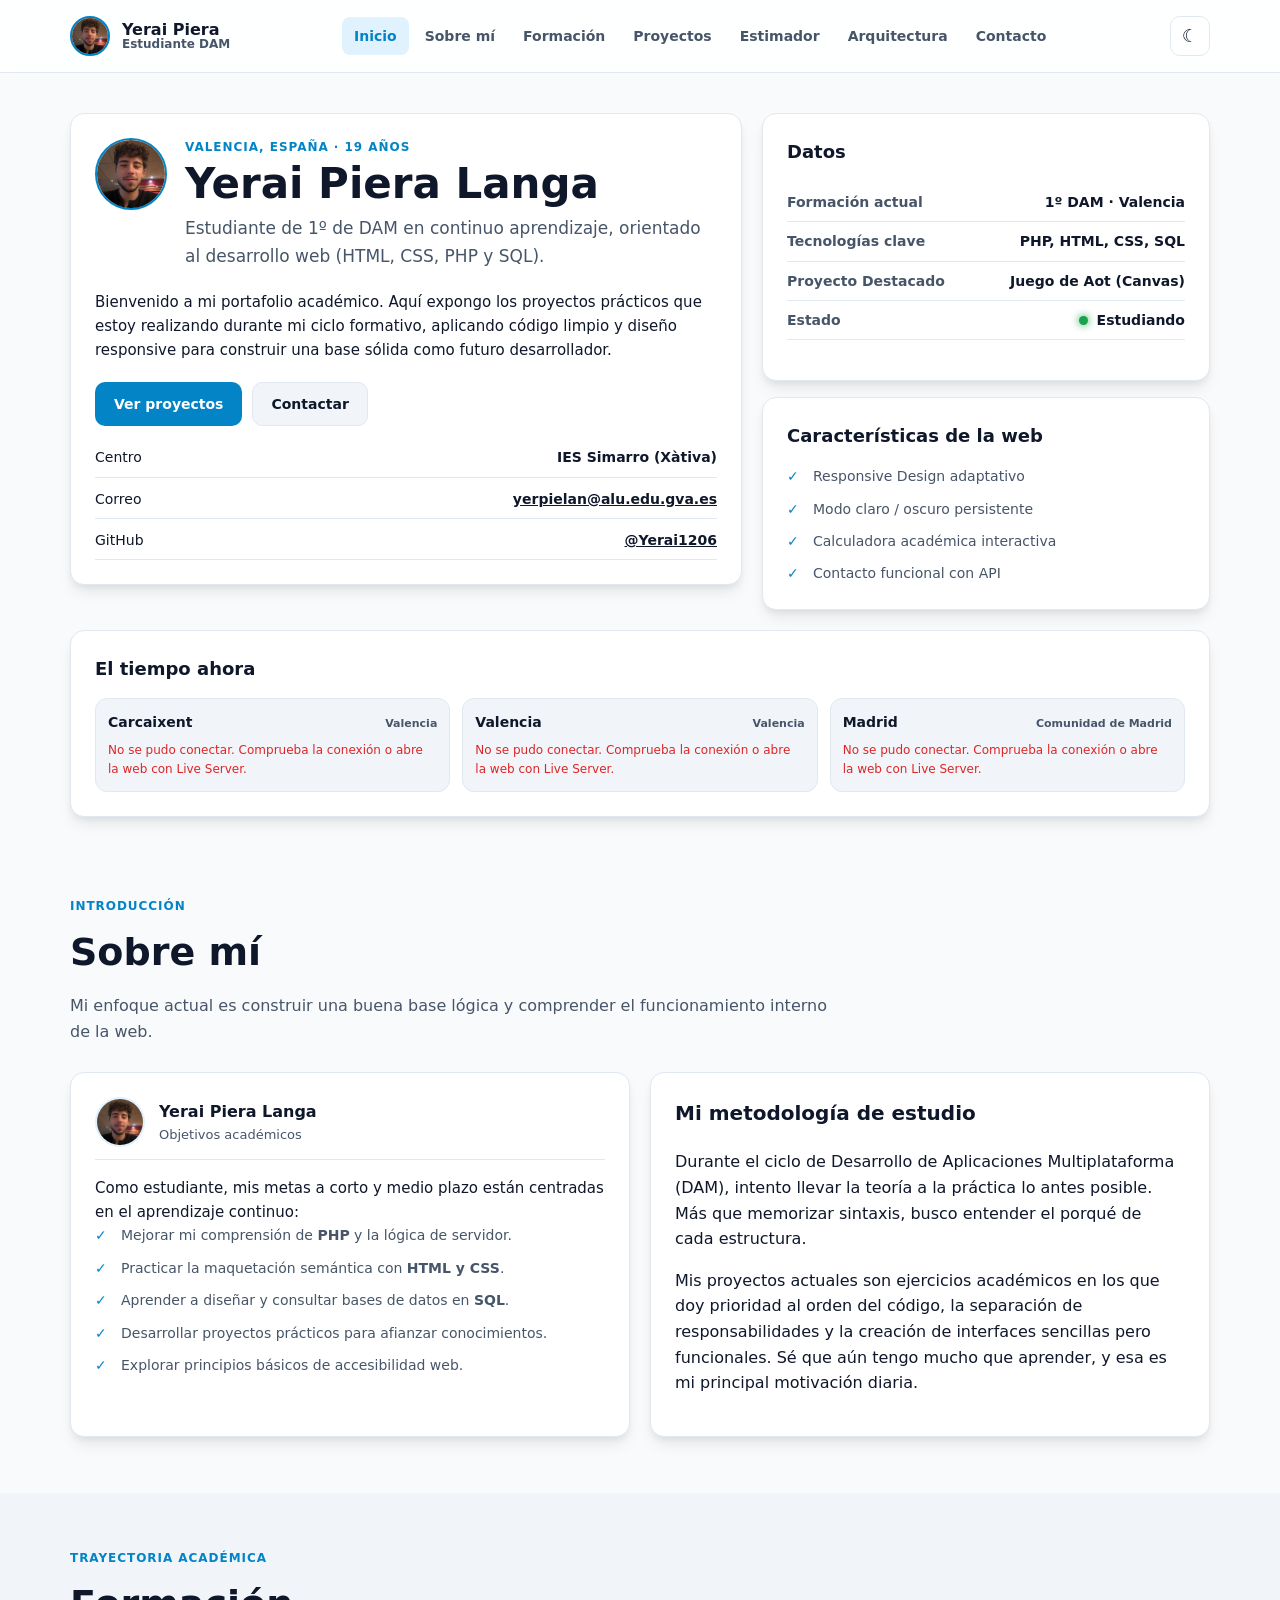
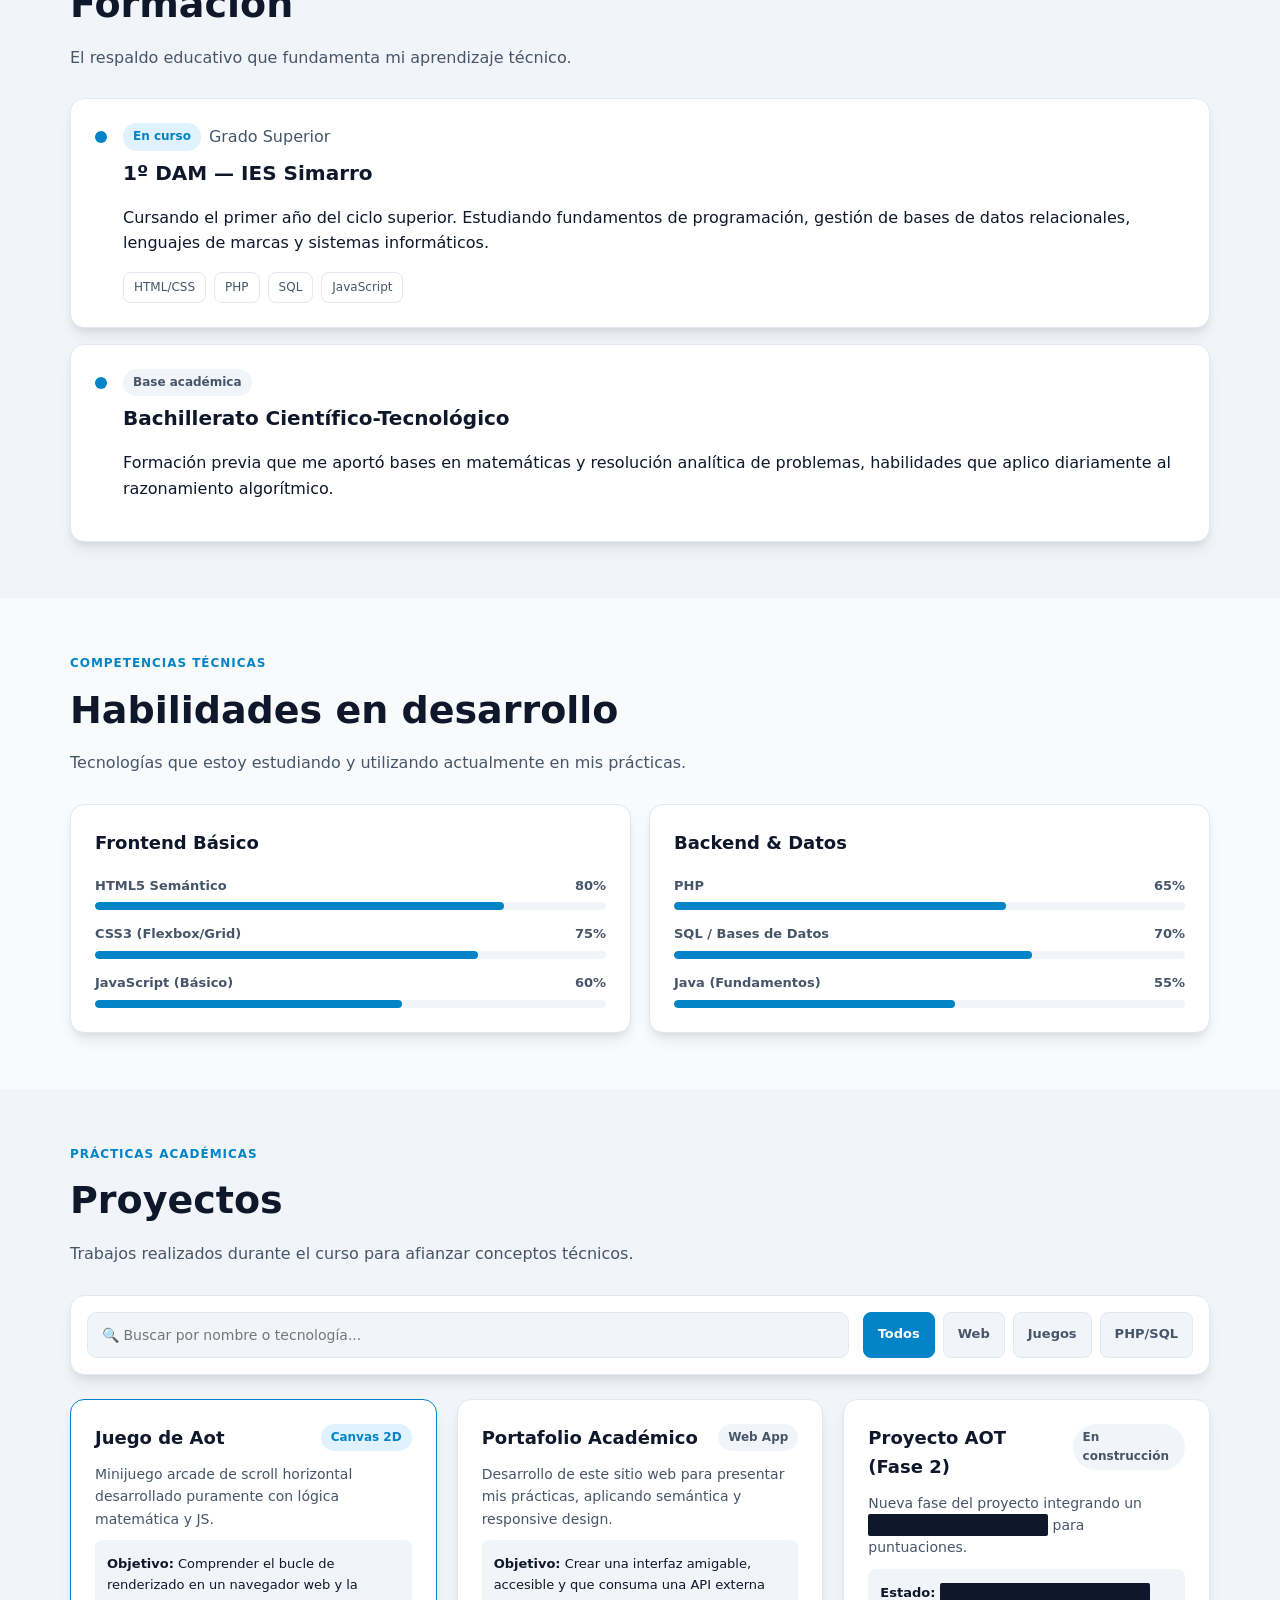
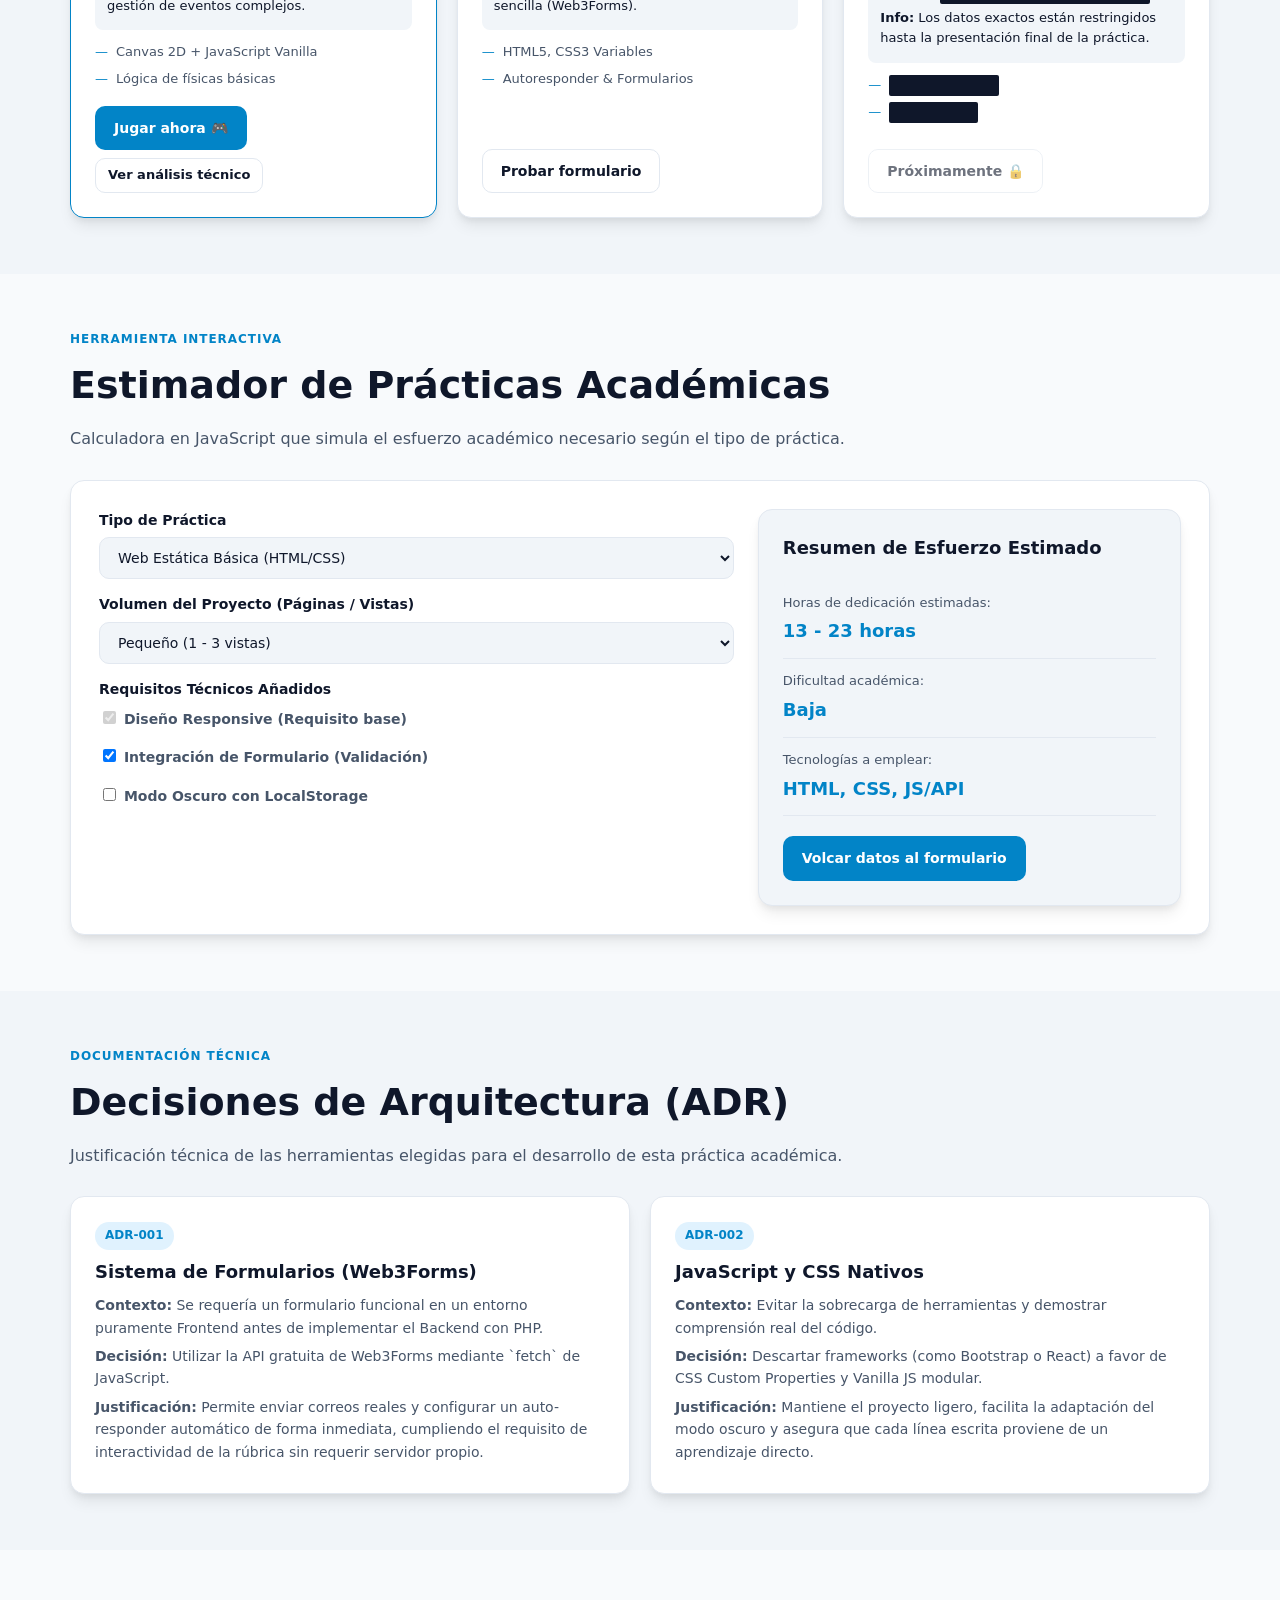
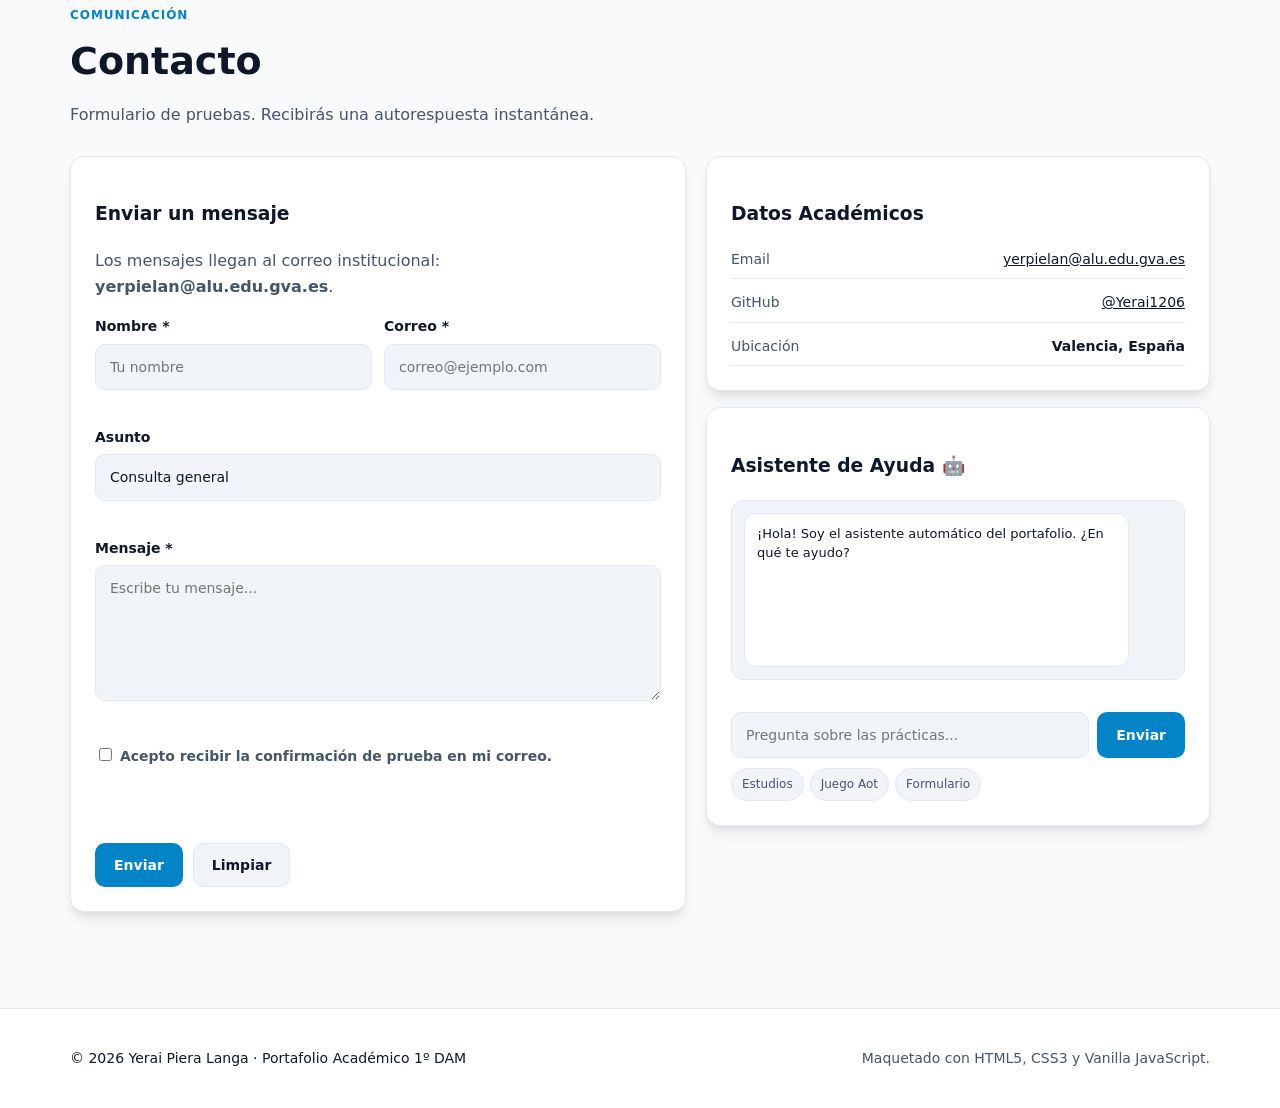
<file: index.html>
<!DOCTYPE html>
<html lang="es">
<head>
  <meta charset="UTF-8" />
  <meta name="viewport" content="width=device-width, initial-scale=1.0" />
  <title>Yerai Piera Langa · Portafolio de Estudiante</title>
  <meta
    name="description"
    content="Portafolio académico de Yerai Piera Langa, estudiante de 1º DAM. Proyectos en HTML, CSS, JS, PHP y SQL."
  />
  <meta property="og:title" content="Yerai Piera Langa · Portafolio DAM" />
  <meta property="og:description" content="Portafolio web académico con proyectos y prácticas." />
  <meta property="og:type" content="website" />
  <meta property="og:locale" content="es_ES" />
  <link rel="icon" href="favicon.png" type="image/png" />
  <link rel="stylesheet" href="styles.css" />
</head>
<body>
  <a class="skip-link" href="#inicio">Saltar al contenido principal</a>

  <!-- Header & Navegación -->
  <header class="site-header" id="header">
    <div class="wrap header-inner">
      <a href="#inicio" class="brand" aria-label="Inicio del portafolio">
        <img src="img/yo.jpeg" alt="Yerai Piera" class="brand-avatar" />
        <span class="brand-copy">
          <strong>Yerai Piera</strong>
          <small>Estudiante DAM</small>
        </span>
      </a>

      <nav class="nav" id="nav" aria-label="Navegación principal">
        <ul class="nav-list">
          <li><a href="#inicio" class="active">Inicio</a></li>
          <li><a href="#sobre-mi">Sobre mí</a></li>
          <li><a href="#formacion">Formación</a></li>
          <li><a href="#proyectos">Proyectos</a></li>
          <li><a href="#calculadora">Estimador</a></li>
          <li><a href="#adr">Arquitectura</a></li>
          <li><a href="#contacto">Contacto</a></li>
        </ul>
      </nav>

      <div class="header-actions">
        <button id="themeToggle" class="icon-btn" aria-label="Cambiar tema claro u oscuro" title="Cambiar tema">
          ☾
        </button>
        <button
          id="menuToggle"
          class="icon-btn menu-toggle"
          aria-label="Abrir menú de navegación"
          aria-expanded="false"
          aria-controls="nav"
        >
          ≡
        </button>
      </div>
    </div>
  </header>

  <main id="main">
    <!-- Hero Section -->
    <section id="inicio" class="hero">
      <div class="wrap hero-grid">
        <article class="hero-card card">
          <div class="hero-top">
            <div class="avatar" aria-hidden="true">
              <img src="img/yo.jpeg" alt="Yerai Piera" />
            </div>
            <div>
              <p class="eyebrow">Valencia, España · 19 años</p>
              <h1>Yerai Piera Langa</h1>
              <p class="lead">
                Estudiante de 1º de DAM en continuo aprendizaje, orientado al desarrollo web (HTML, CSS, PHP y SQL).
              </p>
            </div>
          </div>

          <p class="hero-copy">
            Bienvenido a mi portafolio académico. Aquí expongo los proyectos prácticos que estoy realizando durante mi ciclo formativo, aplicando código limpio y diseño responsive para construir una base sólida como futuro desarrollador.
          </p>

          <div class="hero-actions">
            <a href="#proyectos" class="btn btn-primary">Ver proyectos</a>
            <a href="#contacto" class="btn btn-secondary">Contactar</a>
          </div>

          <ul class="hero-facts">
            <li><span>Centro</span><strong>IES Simarro (Xàtiva)</strong></li>
            <li>
              <span>Correo</span>
              <strong><a href="mailto:yerpielan@alu.edu.gva.es">yerpielan@alu.edu.gva.es</a></strong>
            </li>
            <li>
              <span>GitHub</span>
              <strong>
                <a href="https://github.com/Yerai1206" target="_blank" rel="noopener noreferrer">
                  @Yerai1206
                </a>
              </strong>
            </li>
          </ul>
        </article>

        <aside class="hero-side">
          <section class="card side-card">
            <h2>Datos</h2>
            <dl class="dl-compact">
              <div>
                <dt>Formación actual</dt>
                <dd>1º DAM · Valencia</dd>
              </div>
              <div>
                <dt>Tecnologías clave</dt>
                <dd>PHP, HTML, CSS, SQL</dd>
              </div>
              <div>
                <dt>Proyecto Destacado</dt>
                <dd>Juego de Aot (Canvas)</dd>
              </div>
              <div>
                <dt>Estado</dt>
                <dd><span class="status-dot"></span> Estudiando</dd>
              </div>
            </dl>
          </section>

          <section class="card side-card">
            <h2>Características de la web</h2>
            <ul class="check-list">
              <li>Responsive Design adaptativo</li>
              <li>Modo claro / oscuro persistente</li>
              <li>Calculadora académica interactiva</li>
              <li>Contacto funcional con API</li>
            </ul>
          </section>
        </aside>

        <!-- Widget del tiempo para varias ciudades -->
        <section class="card weather-widget" id="weatherWidget">
          <h2>El tiempo ahora</h2>
          <div class="weather-locations" id="weatherContent">
            <article class="weather-location" data-location="Carcaixent">
              <h3>Carcaixent <span>Valencia</span></h3>
              <p class="weather-loading">Cargando tiempo...</p>
            </article>
            <article class="weather-location" data-location="Valencia">
              <h3>Valencia <span>Valencia</span></h3>
              <p class="weather-loading">Cargando tiempo...</p>
            </article>
            <article class="weather-location" data-location="Madrid">
              <h3>Madrid <span>Comunidad de Madrid</span></h3>
              <p class="weather-loading">Cargando tiempo...</p>
            </article>
          </div>
        </section>
      </div>
    </section>

    <!-- Sobre Mí -->
    <section id="sobre-mi" class="section">
      <div class="wrap">
        <div class="section-head">
          <p class="eyebrow">Introducción</p>
          <h2>Sobre mí</h2>
          <p class="section-lead">
            Mi enfoque actual es construir una buena base lógica y comprender el funcionamiento interno de la web.
          </p>
        </div>

        <div class="grid-2">
          <!-- Tarjeta tipo publicación de usuario combinada -->
          <article class="card user-post-card">
            <div class="post-header">
              <img src="img/yo.jpeg" alt="Yerai Piera Langa" class="post-avatar">
              <div class="post-meta">
                <strong>Yerai Piera Langa</strong>
                <span>Objetivos académicos</span>
              </div>
            </div>
            <div class="post-content">
              <p>Como estudiante, mis metas a corto y medio plazo están centradas en el aprendizaje continuo:</p>
              <ul class="check-list mt-3">
                <li>Mejorar mi comprensión de <strong>PHP</strong> y la lógica de servidor.</li>
                <li>Practicar la maquetación semántica con <strong>HTML y CSS</strong>.</li>
                <li>Aprender a diseñar y consultar bases de datos en <strong>SQL</strong>.</li>
                <li>Desarrollar proyectos prácticos para afianzar conocimientos.</li>
                <li>Explorar principios básicos de accesibilidad web.</li>
              </ul>
            </div>
          </article>

          <article class="card prose">
            <h3>Mi metodología de estudio</h3>
            <p>
              Durante el ciclo de Desarrollo de Aplicaciones Multiplataforma (DAM), intento llevar la teoría a la práctica lo antes posible. Más que memorizar sintaxis, busco entender el porqué de cada estructura.
            </p>
            <p>
              Mis proyectos actuales son ejercicios académicos en los que doy prioridad al orden del código, la separación de responsabilidades y la creación de interfaces sencillas pero funcionales. Sé que aún tengo mucho que aprender, y esa es mi principal motivación diaria.
            </p>
          </article>
        </div>
      </div>
    </section>

    <!-- Formación -->
    <section id="formacion" class="section section-alt">
      <div class="wrap">
        <div class="section-head">
          <p class="eyebrow">Trayectoria académica</p>
          <h2>Formación</h2>
          <p class="section-lead">
            El respaldo educativo que fundamenta mi aprendizaje técnico.
          </p>
        </div>

        <div class="timeline">
          <article class="timeline-item card">
            <div class="timeline-marker" aria-hidden="true"></div>
            <div class="timeline-content">
              <div class="badge-row">
                <span class="badge">En curso</span>
                <span class="muted">Grado Superior</span>
              </div>
              <h3>1º DAM — IES Simarro</h3>
              <p>
                Cursando el primer año del ciclo superior. Estudiando fundamentos de programación, gestión de bases de datos relacionales, lenguajes de marcas y sistemas informáticos.
              </p>
              <div class="tags">
                <span>HTML/CSS</span>
                <span>PHP</span>
                <span>SQL</span>
                <span>JavaScript</span>
              </div>
            </div>
          </article>

          <article class="timeline-item card">
            <div class="timeline-marker" aria-hidden="true"></div>
            <div class="timeline-content">
              <div class="badge-row">
                <span class="badge badge-soft">Base académica</span>
              </div>
              <h3>Bachillerato Científico-Tecnológico</h3>
              <p>
                Formación previa que me aportó bases en matemáticas y resolución analítica de problemas, habilidades que aplico diariamente al razonamiento algorítmico.
              </p>
            </div>
          </article>
        </div>
      </div>
    </section>

    <!-- Habilidades -->
    <section id="habilidades" class="section">
      <div class="wrap">
        <div class="section-head">
          <p class="eyebrow">Competencias técnicas</p>
          <h2>Habilidades en desarrollo</h2>
          <p class="section-lead">
            Tecnologías que estoy estudiando y utilizando actualmente en mis prácticas.
          </p>
        </div>

        <div class="skills-grid">
          <section class="card skill-card">
            <h3>Frontend Básico</h3>
            <div class="skill">
              <div class="skill-top"><span>HTML5 Semántico</span><span>80%</span></div>
              <div class="bar"><i style="--w:80%"></i></div>
            </div>
            <div class="skill">
              <div class="skill-top"><span>CSS3 (Flexbox/Grid)</span><span>75%</span></div>
              <div class="bar"><i style="--w:75%"></i></div>
            </div>
            <div class="skill">
              <div class="skill-top"><span>JavaScript (Básico)</span><span>60%</span></div>
              <div class="bar"><i style="--w:60%"></i></div>
            </div>
          </section>

          <section class="card skill-card">
            <h3>Backend & Datos</h3>
            <div class="skill">
              <div class="skill-top"><span>PHP</span><span>65%</span></div>
              <div class="bar"><i style="--w:65%"></i></div>
            </div>
            <div class="skill">
              <div class="skill-top"><span>SQL / Bases de Datos</span><span>70%</span></div>
              <div class="bar"><i style="--w:70%"></i></div>
            </div>
            <div class="skill">
              <div class="skill-top"><span>Java (Fundamentos)</span><span>55%</span></div>
              <div class="bar"><i style="--w:55%"></i></div>
            </div>
          </section>
        </div>
      </div>
    </section>

    <!-- Proyectos -->
    <section id="proyectos" class="section section-alt">
      <div class="wrap">
        <div class="section-head">
          <p class="eyebrow">Prácticas académicas</p>
          <h2>Proyectos</h2>
          <p class="section-lead">
            Trabajos realizados durante el curso para afianzar conceptos técnicos.
          </p>
        </div>

        <!-- Buscador y filtro interactivo de proyectos -->
        <div class="project-controls card">
          <div class="search-box">
            <label for="projectSearch" class="sr-only">Buscar proyectos</label>
            <input id="projectSearch" type="text" placeholder="🔍 Buscar por nombre o tecnología..." />
          </div>
          <div class="filter-buttons">
            <button class="filter-btn active" data-filter="all">Todos</button>
            <button class="filter-btn" data-filter="web">Web</button>
            <button class="filter-btn" data-filter="juegos">Juegos</button>
            <button class="filter-btn" data-filter="php">PHP/SQL</button>
          </div>
        </div>

        <div class="projects-grid" id="projectsGrid">
          <!-- Proyecto 1: Juego de Aot -->
          <article class="project-card card featured" data-category="juegos web js">
            <div class="project-top">
              <h3>Juego de Aot</h3>
              <span class="badge">Canvas 2D</span>
            </div>
            <p class="project-text">
              Minijuego arcade de scroll horizontal desarrollado puramente con lógica matemática y JS.
            </p>
            <div class="project-meta">
              <p><strong>Objetivo:</strong> Comprender el bucle de renderizado en un navegador web y la gestión de eventos complejos.</p>
            </div>
            <ul class="project-points">
              <li>Canvas 2D + JavaScript Vanilla</li>
              <li>Lógica de físicas básicas</li>
            </ul>
            <div class="project-actions flex-actions">
              <a href="juego/juego.html" class="btn btn-primary">Jugar ahora 🎮</a>
              <button id="toggleAotBtn" class="btn btn-outline small">Ver análisis técnico</button>
            </div>
          </article>

          <!-- Proyecto 2: Portafolio -->
          <article class="project-card card" data-category="web">
            <div class="project-top">
              <h3>Portafolio Académico</h3>
              <span class="badge badge-soft">Web App</span>
            </div>
            <p class="project-text">
              Desarrollo de este sitio web para presentar mis prácticas, aplicando semántica y responsive design.
            </p>
            <div class="project-meta">
              <p><strong>Objetivo:</strong> Crear una interfaz amigable, accesible y que consuma una API externa sencilla (Web3Forms).</p>
            </div>
            <ul class="project-points">
              <li>HTML5, CSS3 Variables</li>
              <li>Autoresponder & Formularios</li>
            </ul>
            <div class="project-actions">
              <a href="#contacto" class="btn btn-outline">Probar formulario</a>
            </div>
          </article>

          <!-- Proyecto 3: Shingeki En Construccion -->
          <article class="project-card card" data-category="juegos php">
            <div class="project-top">
              <h3>Proyecto AOT (Fase 2)</h3>
              <span class="badge badge-soft">En construcción</span>
            </div>
            <p class="project-text">
              Nueva fase del proyecto integrando un <span class="redacted">sistema de base de datos</span> para puntuaciones.
            </p>
            <div class="project-meta">
              <p><strong>Estado:</strong> <span class="redacted">CLASIFICADO / EN DESARROLLO</span></p>
              <p><strong>Info:</strong> Los datos exactos están restringidos hasta la presentación final de la práctica.</p>
            </div>
            <ul class="project-points">
              <li><span class="redacted">PHP Backend API</span></li>
              <li><span class="redacted">MySQL Tablas</span></li>
            </ul>
            <div class="project-actions">
              <button class="btn btn-outline" disabled>Próximamente 🔒</button>
            </div>
          </article>
        </div>

        <!-- Caso de Estudio Detallado (Oculto por defecto) -->
        <section id="caseStudy" class="card case-study hidden">
          <div class="case-head">
            <h3>Análisis Técnico: Juego de Aot</h3>
            <p>Desglose de la práctica realizada en Canvas.</p>
          </div>

          <div class="metrics">
            <div class="metric">
              <strong>0</strong>
              <span>Librerías externas</span>
            </div>
            <div class="metric">
              <strong>100%</strong>
              <span>JavaScript Vanilla</span>
            </div>
            <div class="metric">
              <strong>DOM</strong>
              <span>Eventos nativos</span>
            </div>
            <div class="metric">
              <strong>API</strong>
              <span>Local Storage</span>
            </div>
          </div>

          <div class="case-grid">
            <div>
              <h4>Desafío</h4>
              <p>Gestionar animaciones fluidas sin ralentizar el navegador, utilizando recursos nativos.</p>
            </div>
            <div>
              <h4>Estructura</h4>
              <p>Uso de <code>requestAnimationFrame</code> y cálculos matemáticos para la trayectoria del cable.</p>
            </div>
            <div>
              <h4>Aprendizaje</h4>
              <p>Mejora profunda en la manipulación del DOM y el control de estado en aplicaciones frontend.</p>
            </div>
          </div>
        </section>
      </div>
    </section>

    <!-- Estimador Interactivo / Calculadora -->
    <section id="calculadora" class="section">
      <div class="wrap">
        <div class="section-head">
          <p class="eyebrow">Herramienta interactiva</p>
          <h2>Estimador de Prácticas Académicas</h2>
          <p class="section-lead">
            Calculadora en JavaScript que simula el esfuerzo académico necesario según el tipo de práctica.
          </p>
        </div>

        <div class="card calc-card">
          <form id="calcForm" class="calc-grid">
            <div class="calc-inputs">
              <div class="field">
                <label for="projectType">Tipo de Práctica</label>
                <select id="projectType" required>
                  <option value="landing">Web Estática Básica (HTML/CSS)</option>
                  <option value="dinamico">Web Dinámica (PHP/SQL)</option>
                  <option value="canvas">Aplicación Interactiva (JS Canvas)</option>
                </select>
              </div>

              <div class="field">
                <label for="pageCount">Volumen del Proyecto (Páginas / Vistas)</label>
                <select id="pageCount" required>
                  <option value="small">Pequeño (1 - 3 vistas)</option>
                  <option value="medium">Medio (4 - 7 vistas)</option>
                  <option value="large">Grande (Más de 8 vistas)</option>
                </select>
              </div>

              <div class="field">
                <label>Requisitos Técnicos Añadidos</label>
                <div class="checkbox-group">
                  <label class="check-inline">
                    <input type="checkbox" id="featResponsive" checked disabled />
                    <span>Diseño Responsive (Requisito base)</span>
                  </label>
                  <label class="check-inline">
                    <input type="checkbox" id="featForm" checked />
                    <span>Integración de Formulario (Validación)</span>
                  </label>
                  <label class="check-inline">
                    <input type="checkbox" id="featDark" />
                    <span>Modo Oscuro con LocalStorage</span>
                  </label>
                </div>
              </div>
            </div>

            <div class="calc-results card">
              <h3>Resumen de Esfuerzo Estimado</h3>
              <div class="calc-metric">
                <span>Horas de dedicación estimadas:</span>
                <strong id="resHours">15 - 20 horas</strong>
              </div>
              <div class="calc-metric">
                <span>Dificultad académica:</span>
                <strong id="resComplexity">Baja</strong>
              </div>
              <div class="calc-metric">
                <span>Tecnologías a emplear:</span>
                <strong id="resTech">HTML, CSS</strong>
              </div>

              <div class="calc-actions">
                <button type="button" id="btnApplyCalc" class="btn btn-primary">Volcar datos al formulario</button>
              </div>
            </div>
          </form>
        </div>
      </div>
    </section>

    <!-- Decisiones de Arquitectura (ADR) -->
    <section id="adr" class="section section-alt">
      <div class="wrap">
        <div class="section-head">
          <p class="eyebrow">Documentación Técnica</p>
          <h2>Decisiones de Arquitectura (ADR)</h2>
          <p class="section-lead">
            Justificación técnica de las herramientas elegidas para el desarrollo de esta práctica académica.
          </p>
        </div>

        <div class="grid-2">
          <article class="card adr-card">
            <span class="badge">ADR-001</span>
            <h3>Sistema de Formularios (Web3Forms)</h3>
            <p><strong>Contexto:</strong> Se requería un formulario funcional en un entorno puramente Frontend antes de implementar el Backend con PHP.</p>
            <p><strong>Decisión:</strong> Utilizar la API gratuita de Web3Forms mediante `fetch` de JavaScript.</p>
            <p><strong>Justificación:</strong> Permite enviar correos reales y configurar un auto-responder automático de forma inmediata, cumpliendo el requisito de interactividad de la rúbrica sin requerir servidor propio.</p>
          </article>

          <article class="card adr-card">
            <span class="badge">ADR-002</span>
            <h3>JavaScript y CSS Nativos</h3>
            <p><strong>Contexto:</strong> Evitar la sobrecarga de herramientas y demostrar comprensión real del código.</p>
            <p><strong>Decisión:</strong> Descartar frameworks (como Bootstrap o React) a favor de CSS Custom Properties y Vanilla JS modular.</p>
            <p><strong>Justificación:</strong> Mantiene el proyecto ligero, facilita la adaptación del modo oscuro y asegura que cada línea escrita proviene de un aprendizaje directo.</p>
          </article>
        </div>
      </div>
    </section>

    <!-- Contacto -->
    <section id="contacto" class="section">
      <div class="wrap">
        <div class="section-head">
          <p class="eyebrow">Comunicación</p>
          <h2>Contacto</h2>
          <p class="section-lead">
            Formulario de pruebas. Recibirás una autorespuesta instantánea.
          </p>
        </div>

        <div class="contact-grid">
          <!-- Formulario de contacto -->
          <section class="card form-card">
            <h3>Enviar un mensaje</h3>
            <p class="muted">
              Los mensajes llegan al correo institucional: <strong>yerpielan@alu.edu.gva.es</strong>.
            </p>

            <form id="contactForm" action="https://api.web3forms.com/submit" method="POST" novalidate>
              <input type="hidden" name="access_key" value="2a0f1853-afa5-4c6d-9309-bddaae2da455" />
              <input type="hidden" name="from_name" value="Portafolio Yerai Piera" />
              <input type="hidden" name="subject" value="Nuevo contacto desde el Portafolio" />
              <input type="hidden" name="_captcha" value="false" />
              <input type="hidden" name="_autoresponse" value="¡Muchas gracias por contactar! He recibido tu mensaje (esto es una respuesta automática de mi práctica académica). Saludos, Yerai Piera." />
              <input type="hidden" id="replytoInput" name="replyto" value="" />
              
              <div class="honeypot" aria-hidden="true">
                <label for="contact-honey">No rellenar</label>
                <input id="contact-honey" name="_honey" type="text" tabindex="-1" autocomplete="off" />
              </div>

              <div class="form-grid">
                <div class="field">
                  <label for="name">Nombre *</label>
                  <input id="name" name="name" type="text" autocomplete="name" placeholder="Tu nombre" required />
                  <p class="field-error"></p>
                </div>

                <div class="field">
                  <label for="email">Correo *</label>
                  <input id="email" name="email" type="email" autocomplete="email" placeholder="correo@ejemplo.com" required />
                  <p class="field-error"></p>
                </div>
              </div>

              <div class="field">
                <label for="subject_input">Asunto</label>
                <input id="subject_input" name="custom_subject" type="text" value="Consulta general" />
                <p class="field-error"></p>
              </div>

              <div class="field">
                <label for="message">Mensaje *</label>
                <textarea id="message" name="message" rows="5" placeholder="Escribe tu mensaje..." required></textarea>
                <p class="field-error"></p>
              </div>

              <div class="field">
                <label class="check">
                  <input id="consent" name="consent" type="checkbox" required />
                  <span>Acepto recibir la confirmación de prueba en mi correo.</span>
                </label>
                <p class="field-error"></p>
              </div>

              <div id="formStatus" class="form-status" role="status" aria-live="polite"></div>

              <div class="form-actions">
                <button type="submit" id="submitBtn" class="btn btn-primary">Enviar</button>
                <button type="reset" id="resetBtn" class="btn btn-secondary">Limpiar</button>
              </div>
            </form>
          </section>

          <!-- Lateral con información y Chatbot -->
          <div class="contact-side">
            <section class="card contact-methods">
              <h3>Datos Académicos</h3>
              <ul class="contact-list">
                <li>
                  <span>Email</span>
                  <a href="mailto:yerpielan@alu.edu.gva.es">yerpielan@alu.edu.gva.es</a>
                </li>
                <li>
                  <span>GitHub</span>
                  <a href="https://github.com/Yerai1206" target="_blank" rel="noopener noreferrer">@Yerai1206</a>
                </li>
                <li>
                  <span>Ubicación</span>
                  <strong>Valencia, España</strong>
                </li>
              </ul>
            </section>

            <!-- Chatbot Asistente -->
            <section class="card chatbot-card">
              <h3>Asistente de Ayuda 🤖</h3>
              <div id="chatLog" class="chat-log" aria-live="polite"></div>
              <p id="chatStatus" class="chat-status"></p>

              <form id="chatForm" class="chat-form">
                <label class="sr-only" for="chatInput">Pregunta algo</label>
                <input id="chatInput" type="text" placeholder="Pregunta sobre las prácticas..." autocomplete="off" />
                <button class="btn btn-primary" type="submit">Enviar</button>
              </form>

              <div class="chat-chips">
                <button type="button" class="chip" data-question="¿Qué estudias?">Estudios</button>
                <button type="button" class="chip" data-question="¿Cómo funciona el juego?">Juego Aot</button>
                <button type="button" class="chip" data-question="¿El formulario funciona?">Formulario</button>
              </div>
            </section>
          </div>
        </div>
      </div>
    </section>
  </main>

  <!-- Pie de página -->
  <footer class="site-footer">
    <div class="wrap footer-inner">
      <p>© <span id="year"></span> Yerai Piera Langa · Portafolio Académico 1º DAM</p>
      <p class="muted">Maquetado con HTML5, CSS3 y Vanilla JavaScript.</p>
    </div>
  </footer>

  <script src="script.js"></script>

  <!-- Datos meteorológicos actuales de las tres ciudades -->
  <script>
    document.addEventListener("DOMContentLoaded", () => {
      const apiKey = "18b9f84978894a00bb5165808262010";
      const locations = [
        { name: "Carcaixent", query: "39.1506,-0.4308" },
        { name: "Valencia", query: "Valencia, Spain" },
        { name: "Madrid", query: "Madrid, Spain" }
      ];

      function addWeatherMetric(container, label, value) {
        const metric = document.createElement("div");
        const metricLabel = document.createElement("span");
        const metricValue = document.createElement("strong");
        metricLabel.textContent = label;
        metricValue.textContent = value;
        metric.append(metricLabel, metricValue);
        container.append(metric);
      }

      function showWeather(location, current) {
        const summary = document.createElement("div");
        const icon = document.createElement("img");
        const details = document.createElement("div");
        const temperature = document.createElement("strong");
        const condition = document.createElement("span");
        const metrics = document.createElement("div");

        summary.className = "weather-summary";
        icon.className = "weather-icon";
        icon.src = `https:${current.condition.icon}`;
        icon.alt = "";
        details.className = "weather-condition";
        temperature.className = "weather-temperature";
        temperature.textContent = `${Math.round(current.temp_c)}°C`;
        condition.textContent = current.condition.text;
        metrics.className = "weather-metrics";

        details.append(temperature, condition);
        summary.append(icon, details);
        addWeatherMetric(metrics, "Sensación", `${Math.round(current.feelslike_c)}°`);
        addWeatherMetric(metrics, "Humedad", `${current.humidity}%`);
        addWeatherMetric(metrics, "Viento", `${Math.round(current.wind_kph)} km/h`);

        location.replaceChildren(location.querySelector("h3"), summary, metrics);
      }

      async function loadWeather(location, query) {
        const url = `https://api.weatherapi.com/v1/current.json?key=${apiKey}&q=${encodeURIComponent(query)}&lang=es`;

        try {
          const response = await fetch(url);
          const data = await response.json();
          if (!response.ok) {
            throw new Error(data.error?.message || `Error HTTP: ${response.status}`);
          }
          showWeather(location, data.current);
        } catch (error) {
          console.error(`No se pudo cargar el tiempo de ${location.dataset.location}:`, error);
          const message = document.createElement("p");
          message.className = "weather-error";
          message.textContent = error.message === "Failed to fetch" || error.message.includes("NetworkError")
            ? "No se pudo conectar. Comprueba la conexión o abre la web con Live Server."
            : error.message;
          location.replaceChildren(location.querySelector("h3"), message);
        }
      }

      const locationCards = document.querySelectorAll(".weather-location");
      locations.forEach(({ name, query }) => {
        const location = Array.from(locationCards).find(card => card.dataset.location === name);
        if (location) loadWeather(location, query);
      });
    });
  </script>
</body>
</html>
</file>
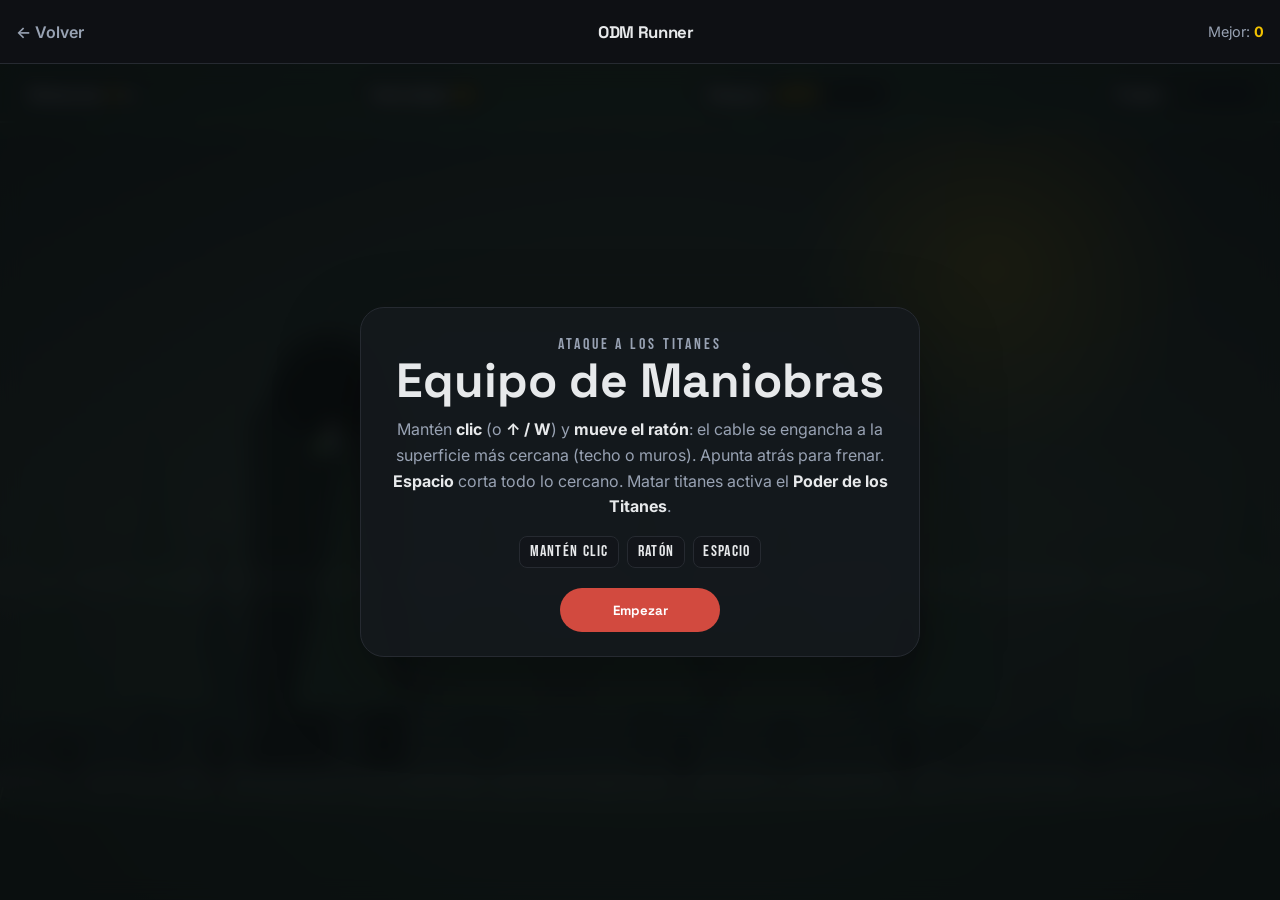
<file: juego.html>
<!DOCTYPE html>
<html lang="es">
<head>
  <meta charset="UTF-8" />
  <meta name="viewport" content="width=device-width, initial-scale=1.0" />
  <title>Minijuego AoT | Yerai Piera Langa</title>
  <meta name="description" content="Minijuego de Ataque a los Titanes estilo Flappy con equipo de maniobras en un bosque." />
  <link rel="preconnect" href="https://fonts.googleapis.com" />
  <link rel="preconnect" href="https://fonts.gstatic.com" crossorigin />
  <link href="https://fonts.googleapis.com/css2?family=Bebas+Neue&family=Inter:wght@400;500;600;700&family=Space+Grotesk:wght@500;600;700&display=swap" rel="stylesheet" />
  <link rel="stylesheet" href="juego.css" />
  <script src="juego.js" defer></script>
</head>
<body class="game-body">
  <header class="game-header">
    <a class="back" href="index.html">← Volver</a>
    <h1>ODM Runner</h1>
    <span class="best">Mejor: <b id="best">0</b></span>
  </header>

  <main class="game-shell">
    <canvas id="game"></canvas>

    <div class="hud" aria-hidden="true">
      <span>Distancia: <b id="score">0</b> m</span>
      <span>Velocidad: <b id="speed">0</b></span>
      <span class="hud-atk">
        Ataque: <b id="atkText">LISTO</b>
        <span class="atk-bar"><i id="atkFill"></i></span>
      </span>
      <span class="hud-atk hud-power">
        Poder: <b id="powText">—</b>
        <span class="pow-bar"><i id="powFill"></i></span>
      </span>
    </div>

    <div id="overlay" class="overlay">
      <div class="panel">
        <p class="kicker">Ataque a los Titanes</p>
        <h2 id="overlayTitle">Equipo de Maniobras</h2>
        <p id="overlayText">
          Mantén <b>clic</b> (o <b>↑ / W</b>) y <b>mueve el ratón</b>: el cable se engancha a la
          superficie más cercana (techo o muros). Apunta atrás para frenar.
          <b>Espacio</b> corta todo lo cercano. Matar titanes activa el <b>Poder de los Titanes</b>.
        </p>

        <div class="controls">
          <span class="key">Mantén Clic</span>
          <span class="key">Ratón</span>
          <span class="key">Espacio</span>
        </div>

        <button id="actionBtn" class="btn" type="button">Empezar</button>
      </div>
    </div>
  </main>
</body>
</html>
</file>
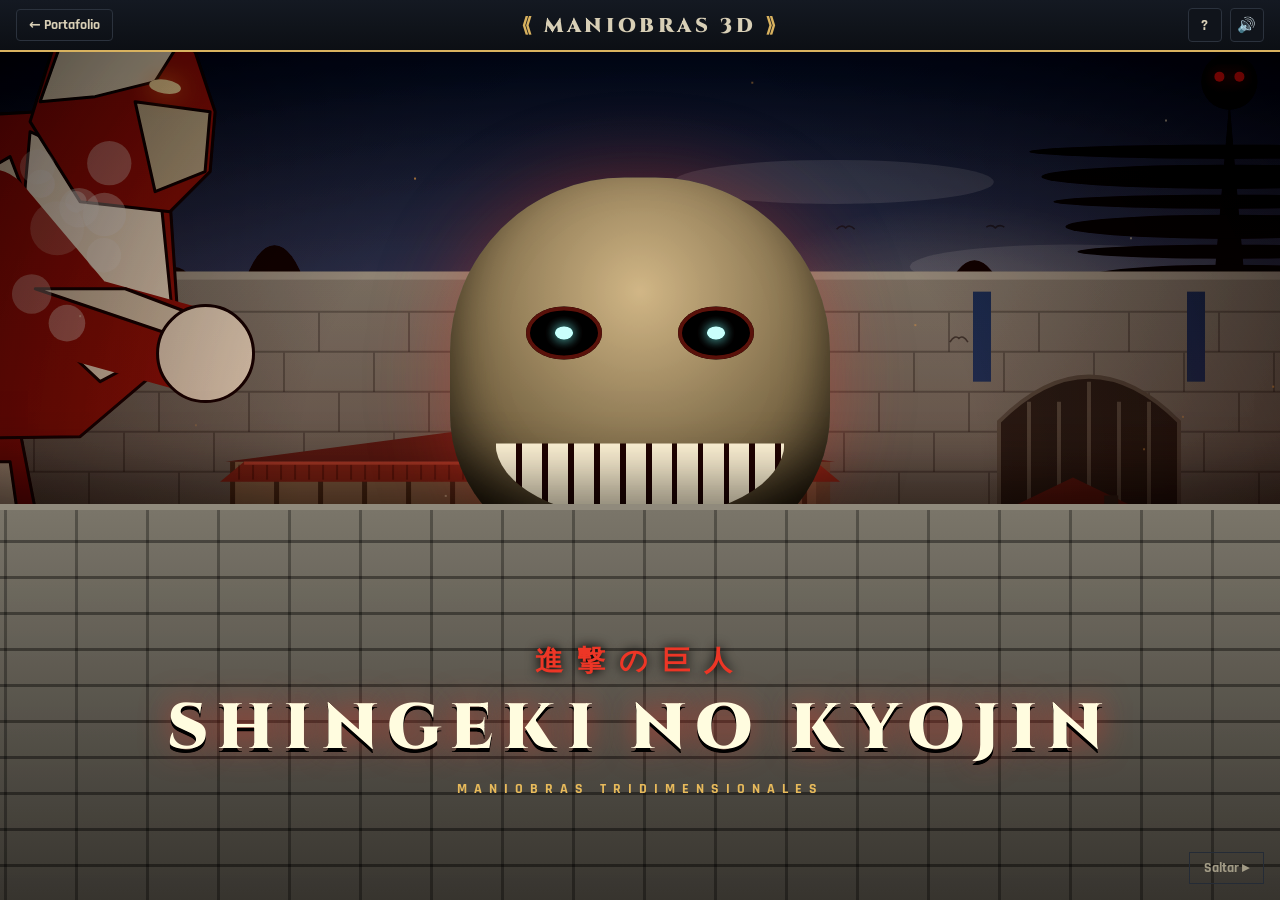
<file: juego/juego.html>
<!DOCTYPE html>
<html lang="es">
<head>
  <meta charset="UTF-8" />
  <meta name="viewport" content="width=device-width, initial-scale=1.0, maximum-scale=1.0, user-scalable=no" />
  <title>Shingeki no Kyojin · Maniobras 3D · Yerai Piera Langa</title>
  <meta name="description" content="Minijuego de Shingeki no Kyojin: balancéate con el equipo de maniobras tridimensional y esquiva a los titanes." />
  <link rel="icon" href="data:image/svg+xml,<svg xmlns='http://www.w3.org/2000/svg' viewBox='0 0 100 100'><text y='.9em' font-size='90'>⚔️</text></svg>" />
  <link rel="preconnect" href="https://fonts.googleapis.com" />
  <link href="https://fonts.googleapis.com/css2?family=Cinzel:wght@500;700;900&family=Rajdhani:wght@500;700&display=swap" rel="stylesheet" />
  <link rel="stylesheet" href="juego.css" />
</head>
<body>
  <header class="game-header">
    <a href="../index.html" class="back-link">← Portafolio</a>
    <h1 class="game-title"><span class="wings">⟪</span> MANIOBRAS 3D <span class="wings">⟫</span></h1>
    <div class="head-btns">
      <button class="icon-btn" id="helpBtn" title="Cómo jugar" aria-label="Cómo jugar">?</button>
      <button class="icon-btn" id="muteBtn" title="Sonido" aria-label="Sonido">🔊</button>
    </div>
  </header>

  <main class="game-stage" id="stage">
    <canvas id="game" aria-label="Minijuego de Shingeki no Kyojin"></canvas>

    <div class="hud" id="hud" aria-hidden="true" hidden>
      <div class="hud-box"><span class="hud-label">Puntos</span><strong id="hScore">0</strong></div>
      <div class="hud-box"><span class="hud-label">Distancia</span><strong id="hDist">0 m</strong></div>
      <div class="hud-box"><span class="hud-label">Récord</span><strong id="hBest">0</strong></div>
      <div class="hud-box"><span class="hud-label">Intensidad</span><strong id="hLv">Calma</strong></div>
      <div class="hud-spacer"></div>
      <div class="hud-box"><span class="hud-label">Lanzas</span><strong id="hSpears" class="blades"></strong></div>
      <div class="hud-box"><span class="hud-label">Hojas</span><strong id="hHp" class="blades"></strong></div>
      <div class="hud-box"><span class="hud-label">Gas</span><div class="gas"><i id="hGas"></i></div></div>
    </div>
    <div class="combo" id="hCombo" hidden></div>

    <!-- INTRO CINEMÁTICA -->
    <section class="screen intro" id="intro">
      <div class="i-sky"></div>
      <div class="i-colossus"><div class="head"><i class="eye l"></i><i class="eye r"></i><i class="teeth"></i></div>
        <b class="steam s1"></b><b class="steam s2"></b><b class="steam s3"></b></div>
      <div class="i-wall"></div>
      <div class="i-flash"></div>
      <div class="i-title">
        <p class="kanji">進撃の巨人</p>
        <h2>SHINGEKI NO KYOJIN</h2>
        <p class="i-sub">Maniobras Tridimensionales</p>
      </div>
      <button class="skip" id="skipIntro">Saltar ▸</button>
    </section>

    <!-- CÓMO JUGAR -->
    <section class="screen howto" id="howto" hidden>
      <div class="card wide">
        <p class="eyebrow">Cuerpo de Exploración · Instrucciones</p>
        <h2>Cómo jugar</h2>
        <p class="lead">Avanza por Paradis balanceándote de tejado en tejado. El <b>Titán Acorazado</b> te persigue y <b>destruye las casas</b> a su paso. Usa tu arsenal para sobrevivir.</p>
        <div class="grid">
          <article><div class="ico"><svg viewBox="0 0 48 48"><rect x="14" y="5" width="20" height="30" rx="10" fill="none" stroke="currentColor" stroke-width="2.5"/><path d="M24 5v14M14 19h20" stroke="currentColor" stroke-width="2.5"/><rect x="14" y="5" width="10" height="14" rx="6" fill="currentColor" opacity=".7"/></svg></div>
            <h3>Cable <kbd>Clic</kbd></h3><p>Mantén pulsado hacia donde apuntes. El gancho prioriza automáticamente la <b>nuca de los titanes</b> para un impulso masivo hacia ellos.</p></article>
          <article><div class="ico"><svg viewBox="0 0 48 48"><path d="M6 30h36v8H6z" fill="none" stroke="currentColor" stroke-width="2.5" rx="3"/><path d="M24 4c8 8 8 16 0 22-8-6-8-14 0-22z" fill="currentColor" opacity=".7"/></svg></div>
            <h3>Gas <kbd>Espacio</kbd></h3><p>Propulsión instantánea hacia el cursor. Las <b>botellas azules</b> flotantes rellenan parte del depósito.</p></article>
          <article><div class="ico"><svg viewBox="0 0 48 48"><circle cx="24" cy="12" r="8" fill="currentColor" opacity=".7"/><path d="M10 44V26l14-6 14 6v18" fill="none" stroke="currentColor" stroke-width="2.5"/><path d="M38 24 46 8" stroke="#ef4444" stroke-width="4" stroke-linecap="round"/></svg></div>
            <h3>Arsenal</h3><p>Corta nucas con velocidad para obtener puntos. Usa <kbd>Q</kbd> para disparar <b>Lanzas Relámpago</b>: causan daño en área y su onda expansiva te impulsa.</p></article>
          <article><div class="ico"><svg viewBox="0 0 48 48"><path d="M24 6l5 12 13 1-10 9 3 13-11-7-11 7 3-13L6 19l13-1z" fill="currentColor" opacity=".8"/></svg></div>
            <h3>Puntuación</h3><p>Suma por metro recorrido, multiplicada por tu <b>combo</b> (enganches seguidos sin tocar el suelo). Bonus masivo por cortes y explosiones.</p></article>
        </div>
        <ul class="tips">
          <li>🏚️ No te quedes en el suelo: los titanes te pillan.</li>
          <li>🚀 <b>Mecánica nueva:</b> Dispara Lanzas Relámpago (Q) a tus pies para salir volando gracias al "rocket jump".</li>
          <li>❤️ Tienes 3 hojas y 3 lanzas. Recuperas armamento progresivamente.</li>
          <li><kbd>Shift</kbd>/<kbd>S</kbd> recoger cable · Suelta en plena subida diagonal para un <b>¡LANZAMIENTO!</b></li>
          <li><kbd>P</kbd> Pausa · <kbd>R</kbd> Reiniciar · <kbd>Q</kbd> Lanza Relámpago</li>
        </ul>
        <button class="btn btn-primary" id="startBtn">⚔ Entrar al combate</button>
      </div>
    </section>

    <section class="screen" id="paused" hidden>
      <div class="card"><h2>Pausa</h2><p class="lead">Respira, soldado.</p>
        <div class="actions"><button class="btn btn-primary" id="resumeBtn">Continuar</button><button class="btn btn-secondary" id="restart1">Reiniciar</button></div></div>
    </section>

    <section class="screen" id="over" hidden>
      <div class="card">
        <p class="eyebrow">Informe de misión</p>
        <h2 id="oTitle">Has caído</h2>
        <div class="big-score"><span>PUNTUACIÓN</span><strong id="oScore">0</strong></div>
        <p class="badge-new" id="oNew" hidden>★ ¡Nuevo récord! ★</p>
        <p class="rank" id="oRank"></p>
        <div class="stats"><div><b id="oDist">0</b><span>metros</span></div><div><b id="oKills">0</b><span>titanes</span></div><div><b id="oDodge">0</b><span>esquives</span></div><div><b id="oCombo">0</b><span>mejor combo</span></div></div>
        <ol class="top" id="oTop"></ol>
        <div class="actions"><button class="btn btn-primary" id="restart2">Otra misión</button><button class="btn btn-secondary" id="helpBtn2">Controles</button><a class="btn btn-secondary" href="../index.html">Portafolio</a></div>
      </div>
    </section>

    <div class="touch" id="touch"><button class="touch-btn" id="tBoost">GAS</button></div>
  </main>
  <script src="juego.js"></script>
</body>
</html>
</file>
<file: styles.css>
/* =========================================================
   PORTAFOLIO YERAI PIERA LANGA - STYLES.CSS
   Modificado para cumplir criterios de rúbrica.
========================================================= */
:root {
  --bg: #f8fafc;
  --surface: #ffffff;
  --surface-2: #f1f5f9;
  --text: #0f172a;
  --muted: #475569;
  --line: #e2e8f0;
  --accent: #0284c7; /* Ajustado a azul académico más neutro */
  --accent-hover: #0369a1;
  --accent-soft: #e0f2fe;
  --success: #16a34a;
  --danger: #dc2626;
  --radius: 14px;
  --shadow: 0 4px 6px -1px rgba(0, 0, 0, 0.05), 0 10px 15px -3px rgba(0, 0, 0, 0.08);
  --max: 1140px;
}

[data-theme="dark"] {
  --bg: #0f172a;
  --surface: #1e293b;
  --surface-2: #334155;
  --text: #f8fafc;
  --muted: #cbd5e1;
  --line: #475569;
  --accent: #38bdf8;
  --accent-hover: #7dd3fc;
  --accent-soft: rgba(56, 189, 248, 0.15);
  --shadow: 0 4px 6px -1px rgba(0, 0, 0, 0.3), 0 10px 15px -3px rgba(0, 0, 0, 0.4);
}

* { box-sizing: border-box; }
html { scroll-behavior: smooth; }

@media (prefers-reduced-motion: reduce) {
  html { scroll-behavior: auto; }
  *, *::before, *::after { animation: none !important; transition: none !important; }
}

body {
  margin: 0;
  font-family: system-ui, -apple-system, BlinkMacSystemFont, "Segoe UI", Roboto, sans-serif;
  background: var(--bg);
  color: var(--text);
  line-height: 1.6;
  -webkit-font-smoothing: antialiased;
}

img { max-width: 100%; display: block; }
button, input, textarea, select { font: inherit; }
a { color: inherit; }
code { font-family: monospace; font-size: 0.9em; background: var(--surface-2); padding: 2px 6px; border-radius: 4px; }
.muted { color: var(--muted); }
.mt-3 { margin-top: 12px; }
.wrap { width: min(var(--max), calc(100% - 32px)); margin-inline: auto; }
.sr-only { position: absolute; width: 1px; height: 1px; padding: 0; margin: -1px; overflow: hidden; clip: rect(0 0 0 0); border: 0; }
.skip-link { position: absolute; left: -9999px; background: var(--accent); color: #fff; padding: 10px 16px; border-radius: 10px; z-index: 200; font-weight: bold; text-decoration: none; }
.skip-link:focus { left: 16px; top: 16px; }

/* Status Indicator */
.status-dot { display: inline-block; width: 9px; height: 9px; border-radius: 50%; background: var(--success); box-shadow: 0 0 8px var(--success); margin-right: 4px; }

/* Header */
.site-header { position: sticky; top: 0; z-index: 100; background: rgba(255, 255, 255, 0.85); backdrop-filter: blur(10px); border-bottom: 1px solid var(--line); transition: background 0.3s ease; }
[data-theme="dark"] .site-header { background: rgba(30, 41, 59, 0.85); }
.header-inner { display: flex; align-items: center; justify-content: space-between; gap: 16px; min-height: 72px; }

.brand { display: flex; align-items: center; gap: 12px; text-decoration: none; }
.brand-avatar { width: 40px; height: 40px; border-radius: 50%; object-fit: cover; border: 2px solid var(--accent); }
.brand-copy { display: flex; flex-direction: column; line-height: 1.1; }
.brand-copy small { font-weight: 600; color: var(--muted); font-size: 12px; }

.nav-list { display: flex; gap: 4px; list-style: none; margin: 0; padding: 0; }
.nav-list a { display: block; padding: 8px 12px; border-radius: 8px; color: var(--muted); font-weight: 700; font-size: 14px; text-decoration: none; transition: 0.2s ease; }
.nav-list a:hover { color: var(--text); background: var(--surface-2); }
.nav-list a.active { color: var(--accent); background: var(--accent-soft); }

.header-actions { display: flex; gap: 8px; align-items: center; }
.icon-btn { width: 40px; height: 40px; border-radius: 10px; border: 1px solid var(--line); background: var(--surface); color: var(--text); cursor: pointer; display: inline-grid; place-items: center; font-size: 18px; transition: 0.2s ease; }
.icon-btn:hover { border-color: var(--accent); color: var(--accent); }
.menu-toggle { display: none; }

@media (max-width: 980px) {
  .menu-toggle { display: inline-grid; }
  .nav { position: absolute; right: 16px; top: calc(100% + 8px); display: none; width: min(280px, calc(100vw - 32px)); background: var(--surface); border: 1px solid var(--line); border-radius: 16px; padding: 12px; box-shadow: var(--shadow); }
  .nav.open { display: block; }
  .nav-list { flex-direction: column; }
}

/* Cards & Sections */
.card { background: var(--surface); border: 1px solid var(--line); border-radius: var(--radius); padding: 24px; box-shadow: var(--shadow); }
.section { padding: 56px 0; }
.section-alt { background: var(--surface-2); }
.section-head { max-width: 780px; margin-bottom: 28px; }
.section-head h2 { font-size: clamp(28px, 3.8vw, 38px); margin: 6px 0 10px; }
.eyebrow { margin: 0; color: var(--accent); font-weight: 800; text-transform: uppercase; font-size: 12px; letter-spacing: 0.08em; }
.section-lead { color: var(--muted); margin: 0; font-size: 16px; }

/* Hero */
.hero { padding: 40px 0 24px; }
.hero-grid { display: grid; grid-template-columns: 1.2fr 0.8fr; gap: 20px; align-items: start; }
@media (max-width: 920px) { .hero-grid { grid-template-columns: 1fr; } }
.hero-top { display: flex; gap: 18px; align-items: flex-start; }
.hero-top .avatar { width: 72px; height: 72px; border-radius: 50%; overflow: hidden; border: 2px solid var(--accent); flex-shrink: 0; }
.hero-top .avatar img { width: 100%; height: 100%; object-fit: cover; }
.hero h1 { font-size: clamp(32px, 4vw, 42px); margin: 4px 0 8px; line-height: 1.1; }
.lead { font-size: 17px; color: var(--muted); margin: 0; }
.hero-copy { margin: 20px 0; color: var(--text); font-size: 15px; }
.hero-actions { display: flex; flex-wrap: wrap; gap: 10px; margin: 20px 0; }
.hero-facts { list-style: none; padding: 0; margin: 0; display: grid; gap: 10px; font-size: 14px; }
.hero-facts li { display: flex; justify-content: space-between; border-bottom: 1px solid var(--line); padding-bottom: 8px; }
.hero-side { display: grid; gap: 16px; }
.side-card h2 { font-size: 18px; margin: 0 0 14px; }
.dl-compact div { display: flex; justify-content: space-between; padding: 8px 0; border-bottom: 1px solid var(--line); font-size: 14px; }
.dl-compact dt { color: var(--muted); font-weight: 600; }
.dl-compact dd { margin: 0; font-weight: 700; }

/* Weather widget */
.weather-widget { grid-column: 1 / -1; }
.weather-widget h2 { margin: 0 0 14px; font-size: 18px; }
.weather-locations { display: grid; grid-template-columns: repeat(3, minmax(0, 1fr)); gap: 12px; }
.weather-location { padding: 12px; border: 1px solid var(--line); border-radius: 12px; background: var(--surface-2); }
.weather-location h3 { display: flex; align-items: baseline; justify-content: space-between; gap: 8px; margin: 0 0 8px; font-size: 14px; }
.weather-location h3 span { color: var(--muted); font-size: 11px; font-weight: 600; }
.weather-summary { display: flex; align-items: center; gap: 10px; }
.weather-icon { width: 48px; height: 48px; flex: 0 0 48px; }
.weather-condition { display: flex; min-width: 0; flex-direction: column; }
.weather-temperature { color: var(--accent); font-size: 26px; line-height: 1.1; }
.weather-condition span { overflow-wrap: anywhere; color: var(--muted); font-size: 12px; }
.weather-metrics { display: grid; grid-template-columns: repeat(3, minmax(0, 1fr)); gap: 6px; margin-top: 10px; padding-top: 9px; border-top: 1px solid var(--line); }
.weather-metrics div { display: flex; flex-direction: column; gap: 2px; }
.weather-metrics span { color: var(--muted); font-size: 10px; }
.weather-metrics strong { font-size: 11px; }
.weather-loading, .weather-error { margin: 0; color: var(--muted); font-size: 12px; }
.weather-error { color: var(--danger); }
@media (max-width: 640px) { .weather-locations { grid-template-columns: 1fr; } }

/* Grid 2 & Post Card */
.grid-2 { display: grid; grid-template-columns: 1fr 1fr; gap: 20px; }
@media (max-width: 860px) { .grid-2 { grid-template-columns: 1fr; } }

/* Nuevo estilo de tarjeta personal simulando publicación de usuario */
.user-post-card { display: flex; flex-direction: column; }
.post-header { display: flex; align-items: center; gap: 14px; margin-bottom: 16px; border-bottom: 1px solid var(--line); padding-bottom: 12px; }
.post-avatar { width: 50px; height: 50px; border-radius: 50%; object-fit: cover; border: 2px solid var(--accent-soft); }
.post-meta { display: flex; flex-direction: column; }
.post-meta strong { font-size: 16px; color: var(--text); }
.post-meta span { font-size: 13px; color: var(--muted); }
.post-content p { margin: 0; font-size: 15px; }

.check-list { list-style: none; padding: 0; margin: 0; display: grid; gap: 10px; }
.check-list li { padding-left: 26px; position: relative; color: var(--muted); font-size: 14px; }
.check-list li::before { content: "✓"; position: absolute; left: 0; top: 0; color: var(--accent); font-weight: 900; }
.prose h3 { margin-top: 0; font-size: 20px; }

/* Formación Timeline */
.timeline { display: grid; gap: 16px; }
.timeline-item { display: flex; gap: 16px; align-items: flex-start; }
.timeline-marker { width: 12px; height: 12px; border-radius: 50%; background: var(--accent); margin-top: 8px; flex-shrink: 0; }
.timeline-content h3 { margin: 6px 0 8px; font-size: 20px; }
.badge-row { display: flex; gap: 8px; align-items: center; }
.badge { display: inline-flex; padding: 4px 10px; border-radius: 999px; font-size: 12px; font-weight: 800; background: var(--accent-soft); color: var(--accent); }
.badge-soft { background: var(--surface-2); color: var(--muted); }
.tags { display: flex; flex-wrap: wrap; gap: 8px; margin-top: 12px; }
.tags span { font-size: 12px; padding: 5px 10px; border: 1px solid var(--line); border-radius: 8px; color: var(--muted); background: var(--surface); }

/* Skills */
.skills-grid { display: grid; grid-template-columns: repeat(2, 1fr); gap: 18px; }
@media (max-width: 860px) { .skills-grid { grid-template-columns: 1fr; } }
.skill-card h3 { margin-top: 0; font-size: 18px; }
.skill { margin-top: 14px; }
.skill-top { display: flex; justify-content: space-between; margin-bottom: 6px; font-weight: 700; font-size: 13px; color: var(--muted); }
.bar { height: 8px; background: var(--surface-2); border-radius: 999px; overflow: hidden; }
.bar i { display: block; height: 100%; width: var(--w, 0); background: var(--accent); border-radius: 999px; }

/* Proyectos */
.project-controls { display: flex; flex-wrap: wrap; gap: 14px; margin-bottom: 24px; padding: 16px; justify-content: space-between; }
.search-box { flex: 1; min-width: 260px; }
.search-box input { width: 100%; padding: 10px 14px; border-radius: 10px; border: 1px solid var(--line); background: var(--surface-2); color: var(--text); }
.filter-buttons { display: flex; gap: 8px; flex-wrap: wrap; }
.filter-btn { padding: 8px 14px; border-radius: 8px; border: 1px solid var(--line); background: var(--surface-2); font-weight: 700; font-size: 13px; cursor: pointer; color: var(--muted); }
.filter-btn:hover, .filter-btn.active { background: var(--accent); color: #fff; border-color: var(--accent); }
.projects-grid { display: grid; grid-template-columns: repeat(3, 1fr); gap: 20px; }
@media (max-width: 1020px) { .projects-grid { grid-template-columns: 1fr; } }

.project-card { display: flex; flex-direction: column; }
.project-card.featured { border-color: var(--accent); }
.project-top { display: flex; justify-content: space-between; align-items: flex-start; gap: 10px; }
.project-top h3 { margin: 0; font-size: 18px; }
.project-text { color: var(--muted); font-size: 14px; margin: 10px 0; }
.project-meta { background: var(--surface-2); padding: 10px 12px; border-radius: 8px; font-size: 13px; margin-bottom: 12px; }
.project-meta p { margin: 4px 0; }
.project-points { list-style: none; padding: 0; margin: 0 0 16px; display: grid; gap: 6px; font-size: 13px; color: var(--muted); }
.project-points li::before { content: "—"; margin-right: 8px; color: var(--accent); }
.project-actions { margin-top: auto; }
.flex-actions { display: flex; gap: 8px; flex-wrap: wrap; }

/* Contenido Censurado/Redacted para el AOT */
.redacted {
  background-color: var(--text);
  color: transparent !important;
  user-select: none;
  display: inline-block;
  border-radius: 2px;
}
.redacted:hover {
  background-color: var(--danger);
}

/* Case Study dinámico */
.hidden { display: none !important; }
.case-study { margin-top: 24px; animation: popIn 0.3s ease; }
@keyframes popIn { from { opacity: 0; transform: translateY(-10px); } to { opacity: 1; transform: translateY(0); } }
.case-head h3 { margin: 0 0 4px; }
.metrics { display: grid; grid-template-columns: repeat(4, 1fr); gap: 12px; margin: 20px 0; }
@media (max-width: 860px) { .metrics { grid-template-columns: repeat(2, 1fr); } }
.metric { border: 1px solid var(--line); border-radius: 12px; padding: 16px; background: var(--surface-2); text-align: center; }
.metric strong { display: block; font-size: 26px; color: var(--accent); }
.metric span { color: var(--muted); font-size: 12px; }
.case-grid { display: grid; grid-template-columns: repeat(3, 1fr); gap: 16px; }
@media (max-width: 860px) { .case-grid { grid-template-columns: 1fr; } }
.case-grid h4 { margin: 0 0 6px; font-size: 16px; }
.case-grid p { margin: 0; color: var(--muted); font-size: 14px; }

/* Estimador */
.calc-card { padding: 28px; }
.calc-grid { display: grid; grid-template-columns: 1.2fr 0.8fr; gap: 24px; }
@media (max-width: 920px) { .calc-grid { grid-template-columns: 1fr; } }
.checkbox-group { display: grid; gap: 10px; margin-top: 8px; }
.check-inline { display: flex; align-items: center; gap: 10px; font-size: 14px; color: var(--muted); cursor: pointer; }
.calc-results { background: var(--surface-2); display: flex; flex-direction: column; justify-content: space-between; }
.calc-results h3 { margin-top: 0; font-size: 18px; }
.calc-metric { display: flex; flex-direction: column; gap: 4px; padding: 12px 0; border-bottom: 1px solid var(--line); }
.calc-metric span { font-size: 13px; color: var(--muted); }
.calc-metric strong { font-size: 18px; color: var(--accent); }
.calc-actions { margin-top: 20px; }

/* ADR Cards */
.adr-card h3 { margin: 8px 0; font-size: 18px; }
.adr-card p { font-size: 14px; color: var(--muted); margin: 6px 0; }

/* Contacto */
.contact-grid { display: grid; grid-template-columns: 1.1fr 0.9fr; gap: 20px; align-items: start; }
@media (max-width: 980px) { .contact-grid { grid-template-columns: 1fr; } }
.contact-side { display: grid; gap: 16px; }
.form-grid { display: grid; grid-template-columns: 1fr 1fr; gap: 12px; }
@media (max-width: 640px) { .form-grid { grid-template-columns: 1fr; } }
.field { margin-bottom: 14px; }
.field label { display: block; margin-bottom: 6px; font-weight: 700; font-size: 14px; }
input[type="text"], input[type="email"], textarea, select { width: 100%; padding: 11px 14px; border: 1px solid var(--line); border-radius: 10px; background: var(--surface-2); color: var(--text); font-size: 14px; transition: 0.2s; }
input:focus, textarea:focus, select:focus { outline: 2px solid var(--accent); outline-offset: 1px; }
.check { display: flex; align-items: flex-start; gap: 10px; font-size: 13px; color: var(--muted); cursor: pointer; }
.field-error { min-height: 18px; margin: 4px 0 0; color: var(--danger); font-size: 12px; }
.honeypot { display: none; }
.form-status { min-height: 28px; margin: 10px 0; font-weight: 700; font-size: 14px; }
.form-status.success { color: var(--success); }
.form-status.error { color: var(--danger); }
.form-actions { display: flex; gap: 10px; flex-wrap: wrap; }
.contact-list { list-style: none; padding: 0; margin: 0; display: grid; gap: 12px; font-size: 14px; }
.contact-list li { display: flex; justify-content: space-between; border-bottom: 1px solid var(--line); padding-bottom: 8px; }
.contact-list span { color: var(--muted); }

/* Chatbot */
.chat-log { display: grid; gap: 10px; min-height: 180px; max-height: 280px; overflow-y: auto; padding: 12px; border: 1px solid var(--line); border-radius: 12px; background: var(--surface-2); }
.chat-msg { max-width: 90%; padding: 10px 12px; border-radius: 12px; font-size: 13px; line-height: 1.5; }
.chat-msg.user { margin-left: auto; background: var(--accent-soft); color: var(--text); border: 1px solid var(--line); }
.chat-msg.bot { margin-right: auto; background: var(--surface); border: 1px solid var(--line); }
.chat-status { min-height: 20px; font-size: 12px; color: var(--muted); margin: 6px 0; }
.chat-form { display: grid; grid-template-columns: 1fr auto; gap: 8px; }
.chat-chips { display: flex; flex-wrap: wrap; gap: 6px; margin-top: 10px; }
.chip { padding: 6px 10px; border-radius: 999px; border: 1px solid var(--line); background: var(--surface-2); color: var(--muted); font-size: 12px; cursor: pointer; }
.chip:hover { border-color: var(--accent); color: var(--accent); }

/* Buttons */
.btn { display: inline-flex; align-items: center; justify-content: center; gap: 8px; padding: 10px 18px; border-radius: 10px; border: 1px solid transparent; font-weight: 800; font-size: 14px; cursor: pointer; text-decoration: none; transition: 0.2s; }
.btn.small { padding: 6px 12px; font-size: 13px; }
.btn-primary { background: var(--accent); color: #fff; }
.btn-primary:hover { background: var(--accent-hover); }
.btn-secondary { background: var(--surface-2); color: var(--text); border-color: var(--line); }
.btn-secondary:hover { border-color: var(--accent); color: var(--accent); }
.btn-outline { background: transparent; color: var(--text); border-color: var(--line); }
.btn-outline:hover { border-color: var(--accent); color: var(--accent); }
.btn[disabled] { opacity: 0.6; cursor: not-allowed; }

/* Footer */
.site-footer { border-top: 1px solid var(--line); background: var(--surface); padding: 24px 0; margin-top: 40px; font-size: 14px; }
.footer-inner { display: flex; justify-content: space-between; align-items: center; flex-wrap: wrap; gap: 12px; }
</file>
<file: juego.css>
:root {
  --bg: #0f1115;
  --surface: rgba(21, 24, 29, 0.92);
  --ink: #e7e9eb;
  --muted: #98a2b3;
  --line: #262a31;
  --accent: #d24a3f;
  --ray: #f2c200;
  --green: #3f6b3a;
  --shadow: 0 30px 80px rgba(0, 0, 0, 0.35);
  --font-sans: "Inter", system-ui, -apple-system, sans-serif;
  --font-display: "Space Grotesk", "Inter", sans-serif;
  --font-label: "Bebas Neue", sans-serif;
}

* {
  box-sizing: border-box;
}

html,
body {
  height: 100%;
}

body.game-body {
  margin: 0;
  background: var(--bg);
  color: var(--ink);
  font-family: var(--font-sans);
  overflow: hidden;
}

.game-header {
  height: 64px;
  display: flex;
  align-items: center;
  justify-content: space-between;
  gap: 1rem;
  padding: 0 1rem;
  border-bottom: 1px solid var(--line);
  background: rgba(15, 17, 21, 0.9);
  backdrop-filter: blur(12px);
}

.back {
  color: var(--muted);
  text-decoration: none;
  font-weight: 600;
  transition: color 0.2s ease;
}

.back:hover {
  color: var(--ink);
}

.game-header h1 {
  margin: 0;
  font-family: var(--font-display);
  font-size: 1.05rem;
  letter-spacing: -0.02em;
}

.best {
  color: var(--muted);
  font-size: 0.9rem;
}

.best b {
  color: var(--ray);
}

.game-shell {
  position: relative;
  width: 100%;
  height: calc(100vh - 64px);
  min-height: 420px;
}

#game {
  width: 100%;
  height: 100%;
  display: block;
  cursor: crosshair;
}

.hud {
  position: absolute;
  top: 12px;
  left: 16px;
  right: 16px;
  display: flex;
  justify-content: space-between;
  gap: 1rem;
  pointer-events: none;
  font-family: var(--font-display);
  font-weight: 700;
  text-shadow: 0 2px 10px rgba(0, 0, 0, 0.6);
}

.hud span {
  padding: 0.45rem 0.7rem;
  border: 1px solid rgba(231, 233, 235, 0.12);
  border-radius: 999px;
  background: rgba(15, 17, 21, 0.45);
}

.hud b {
  color: var(--ray);
}

.hud-atk {
  display: inline-flex;
  align-items: center;
  gap: 0.5rem;
}

.atk-bar,
.pow-bar {
  display: inline-block;
  width: 56px;
  height: 6px;
  border-radius: 99px;
  background: rgba(231, 233, 235, 0.15);
  overflow: hidden;
}

.atk-bar i {
  display: block;
  height: 100%;
  width: 100%;
  border-radius: 99px;
  background: var(--green);
  transition: width 0.12s linear, background-color 0.2s ease;
}

.atk-bar i.ready {
  background: var(--ray);
}

.hud-power b {
  color: #7db35f;
}

.pow-bar i {
  display: block;
  height: 100%;
  width: 0%;
  border-radius: 99px;
  background: #5a8a44;
  transition: width 0.12s linear;
}

.pow-bar i.active {
  box-shadow: 0 0 10px rgba(90, 138, 68, 0.9);
}

.overlay {
  position: absolute;
  inset: 0;
  display: grid;
  place-items: center;
  background: rgba(7, 9, 12, 0.78);
  backdrop-filter: blur(10px);
}

.overlay.hidden {
  display: none;
}

.panel {
  width: min(560px, calc(100% - 2rem));
  padding: 1.5rem;
  text-align: center;
  border: 1px solid var(--line);
  border-radius: 24px;
  background: var(--surface);
  box-shadow: var(--shadow);
}

.kicker {
  margin: 0 0 0.5rem;
  font-family: var(--font-label);
  letter-spacing: 0.18em;
  text-transform: uppercase;
  color: var(--accent);
}

.panel h2 {
  margin: 0 0 0.75rem;
  font-family: var(--font-display);
  font-size: clamp(2rem, 5vw, 3rem);
  line-height: 1;
}

.panel p {
  margin: 0;
  color: var(--muted);
  line-height: 1.6;
}

.panel b {
  color: var(--ink);
}

.controls {
  display: flex;
  flex-wrap: wrap;
  justify-content: center;
  gap: 0.5rem;
  margin: 1rem 0 1.25rem;
}

.key {
  padding: 0.35rem 0.6rem;
  border: 1px solid var(--line);
  border-radius: 8px;
  background: #12151a;
  color: var(--ink);
  font-family: var(--font-label);
  letter-spacing: 0.08em;
}

.btn {
  display: inline-flex;
  align-items: center;
  justify-content: center;
  min-width: 160px;
  padding: 0.85rem 1.25rem;
  border: 0;
  border-radius: 999px;
  background: var(--accent);
  color: #fff;
  font-family: var(--font-display);
  font-weight: 700;
  cursor: pointer;
  transition: transform 0.2s ease, opacity 0.2s ease;
}

.btn:hover {
  transform: translateY(-1px);
  opacity: 0.95;
}

.btn:active {
  transform: translateY(0) scale(0.98);
}

@media (max-width: 700px) {
  .game-header {
    height: 58px;
  }

  .game-shell {
    height: calc(100vh - 58px);
  }

  .hud {
    top: 10px;
    left: 10px;
    right: 10px;
    font-size: 0.85rem;
    flex-wrap: wrap;
  }

  .hud-power {
    order: 4;
  }

  .panel {
    padding: 1.25rem;
  }
}
</file>
<file: juego/juego.css>
:root{--bg:#07090d;--panel:#10141b;--line:#2b323d;--text:#e9e4d6;--muted:#9a9686;--red:#b3261e;--red2:#e0392d;--gold:#d9b25f;--green:#3f6b4a;--paper:#d8cfb6}
*{box-sizing:border-box}html,body{height:100%;margin:0}
body{font-family:'Rajdhani',system-ui,sans-serif;background:var(--bg);color:var(--text);display:flex;flex-direction:column;overflow:hidden;font-size:16px}
.game-header{display:flex;align-items:center;justify-content:space-between;padding:8px 16px;background:linear-gradient(#141922,#0c0f14);border-bottom:2px solid var(--gold);z-index:30}
.back-link{color:var(--paper);text-decoration:none;font-weight:700;border:1px solid var(--line);padding:6px 12px;border-radius:4px;font-size:14px}
.back-link:hover{border-color:var(--gold);color:var(--gold)}
.game-title{font:900 20px 'Cinzel',serif;letter-spacing:.18em;margin:0;color:var(--paper)}.wings{color:var(--gold)}
.head-btns{display:flex;gap:8px}.icon-btn{width:34px;height:34px;border:1px solid var(--line);background:var(--panel);color:var(--paper);border-radius:4px;cursor:pointer;font:700 15px 'Rajdhani'}
.icon-btn:hover{border-color:var(--gold)}
.game-stage{position:relative;flex:1;min-height:0;background:#000; filter: contrast(1.1) saturate(1.15) sepia(0.15);}
#game{display:block;width:100%;height:100%;touch-action:none;cursor:crosshair}
.hud{position:absolute;top:10px;left:10px;right:10px;display:flex;gap:8px;pointer-events:none;z-index:5}
.hud[hidden]{display:none}.hud-spacer{flex:1}
.hud-box{background:rgba(10,12,16,.72);border:1px solid rgba(217,178,95,.45);border-left:3px solid var(--gold);padding:5px 12px;min-width:84px;backdrop-filter:blur(3px)}
.hud-label{display:block;font-size:11px;letter-spacing:.14em;text-transform:uppercase;color:var(--muted);font-weight:700}
.hud-box strong{font:700 22px 'Rajdhani';letter-spacing:.04em}
.blades{color:var(--gold);letter-spacing:.2em}.blades .off{color:#444}
.gas{width:100px;height:10px;margin-top:8px;background:#1c2128;border:1px solid var(--line)}.gas i{display:block;height:100%;width:100%;background:linear-gradient(90deg,#3f8f6a,#9be3b8)}
.combo{position:absolute;left:50%;top:76px;transform:translateX(-50%);font:900 26px 'Cinzel',serif;color:var(--gold);text-shadow:0 0 14px rgba(217,178,95,.6),0 2px 0 #000;pointer-events:none;z-index:5;letter-spacing:.1em}
.combo[hidden]{display:none}
.screen{position:absolute;inset:0;display:grid;place-items:center;padding:16px;background:rgba(5,7,10,.78);z-index:20;overflow:auto}
.screen[hidden]{display:none}
.card{width:min(460px,100%);background:linear-gradient(#171c25,#0f1218);border:1px solid var(--gold);outline:1px solid #000;outline-offset:-5px;padding:26px 24px;text-align:center;box-shadow:0 20px 60px #000;animation:pop .35s ease}
.card.wide{width:min(860px,100%)}
@keyframes pop{from{opacity:0;transform:translateY(14px) scale(.97)}}
.eyebrow{color:var(--red2);font-weight:700;font-size:12px;letter-spacing:.3em;text-transform:uppercase;margin:0 0 4px}
.card h2{font:900 30px 'Cinzel',serif;letter-spacing:.1em;margin:0 0 8px;color:var(--paper)}
.lead{color:var(--muted);margin:0 0 16px;font-size:16px}.lead b{color:var(--text)}
.grid{display:grid;grid-template-columns:repeat(4,1fr);gap:10px;margin-bottom:14px;text-align:left}
.grid article{background:rgba(255,255,255,.03);border:1px solid var(--line);padding:12px;opacity:0;animation:pop .5s ease forwards}
.grid article:nth-child(2){animation-delay:.12s}.grid article:nth-child(3){animation-delay:.24s}.grid article:nth-child(4){animation-delay:.36s}
.ico{width:44px;height:44px;color:var(--gold);margin-bottom:6px}.grid h3{margin:0 0 4px;font:700 15px 'Cinzel',serif;letter-spacing:.06em}
.grid p{margin:0;font-size:14px;color:var(--muted);line-height:1.3}.grid b{color:var(--text)}.red{color:var(--red2)!important}
.tips{list-style:none;padding:0;margin:0 0 16px;display:flex;flex-wrap:wrap;gap:6px 18px;justify-content:center;color:var(--muted);font-size:14px}
kbd{font:700 12px 'Rajdhani';background:#222831;border:1px solid #4a5361;border-bottom-width:3px;border-radius:4px;padding:1px 7px;color:var(--text)}
.actions{display:flex;gap:10px;justify-content:center;flex-wrap:wrap}
.btn{display:inline-flex;align-items:center;justify-content:center;padding:10px 22px;border:1px solid transparent;font:700 15px 'Cinzel',serif;letter-spacing:.1em;text-decoration:none;cursor:pointer;text-transform:uppercase;transition:.15s}
.btn-primary{background:linear-gradient(var(--red2),var(--red));color:#fff;border-color:#f0a59f}.btn-primary:hover{filter:brightness(1.15);transform:translateY(-1px)}
.btn-secondary{background:#1a1f27;color:var(--paper);border-color:var(--line)}.btn-secondary:hover{border-color:var(--gold)}
.big-score{margin:6px 0 4px}.big-score span{display:block;font-size:12px;letter-spacing:.3em;color:var(--muted)}
.big-score strong{font:900 54px 'Cinzel',serif;color:var(--gold);text-shadow:0 0 20px rgba(217,178,95,.35)}
.badge-new{color:var(--gold);font-weight:700;letter-spacing:.2em;margin:0 0 4px;animation:blink 1s infinite}@keyframes blink{50%{opacity:.4}}
.rank{margin:0 0 12px;font:700 15px 'Cinzel',serif;color:var(--red2);letter-spacing:.1em}
.stats{display:grid;grid-template-columns:repeat(4,1fr);gap:6px;margin-bottom:12px}.stats div{border:1px solid var(--line);padding:6px 2px}.stats b{display:block;font-size:20px}.stats span{font-size:11px;color:var(--muted);letter-spacing:.1em;text-transform:uppercase}
.top{list-style:none;margin:0 0 16px;padding:0;text-align:left;font-size:15px;color:var(--muted)}
.top li{display:flex;justify-content:space-between;padding:3px 10px;border-bottom:1px solid var(--line)}.top li.me{color:var(--gold);background:rgba(217,178,95,.08)}
.touch{position:absolute;right:16px;bottom:18px;display:none;z-index:8}.touch-btn{width:96px;height:96px;border-radius:50%;border:2px solid var(--gold);background:rgba(10,12,16,.7);color:var(--gold);font:900 16px 'Cinzel',serif}
@media (hover:none) and (pointer:coarse){.touch{display:block}}

/* ---------- INTRO ---------- */
.intro{padding:0;background:rgba(10,5,5,0.2);overflow:hidden;animation:shake 5.2s linear both}
.intro>*{position:absolute}
.i-sky{inset:0;background:linear-gradient(transparent, rgba(220,50,20,0.15));opacity:0;animation:fadein 1.4s .2s forwards}
.i-wall{left:-5%;right:-5%;bottom:0;height:46%;background:repeating-linear-gradient(0deg,transparent 0 33px,rgba(0,0,0,.35) 33px 36px),repeating-linear-gradient(90deg,transparent 0 68px,rgba(0,0,0,.28) 68px 71px),linear-gradient(#77746c,#3c3a36);box-shadow:0 -6px 0 #8a877d,0 -30px 60px rgba(0,0,0,.5);transform:translateY(100%);animation:rise 1.6s .4s cubic-bezier(.2,.8,.2,1) forwards}
.i-colossus{left:50%;bottom:44%;width:min(46vw,380px);aspect-ratio:1;transform:translate(-50%,70%);opacity:0;animation:peek 2.2s 1.6s cubic-bezier(.2,.9,.3,1) forwards}
.head{position:absolute;inset:0;border-radius:46% 46% 38% 38%;background:radial-gradient(circle at 50% 30%,#c4ae86,#7a6a4d 55%,#2f261b);box-shadow:inset 0 -30px 50px rgba(0,0,0,.5),0 0 80px rgba(224,57,45,.35)}
.eye{position:absolute;top:34%;width:20%;height:14%;background:#0a0505;border-radius:50%;box-shadow:inset 0 0 0 4px #5b1a14}.eye::after{content:"";position:absolute;left:38%;top:38%;width:24%;height:24%;border-radius:50%;background:#bff;box-shadow:0 0 14px #7ff}.eye.l{left:20%}.eye.r{right:20%}
.teeth{position:absolute;left:12%;right:12%;bottom:10%;height:20%;background:repeating-linear-gradient(90deg,#f2ead4 0 7%,#2a0f0b 7% 9%);border-radius:0 0 50% 50%;clip-path:ellipse(50% 100% at 50% 0)}
.steam{width:40%;aspect-ratio:1;border-radius:50%;background:radial-gradient(#fffb,#fff0 70%);filter:blur(6px);opacity:0;animation:steam 2.6s 2.4s infinite}.s1{left:-15%;top:10%}.s2{right:-15%;top:6%;animation-delay:2.9s}.s3{left:30%;top:-30%;animation-delay:3.3s}
.i-flash{inset:0;background:#fff;opacity:0;animation:flash 5.2s linear forwards;pointer-events:none}
.i-title{inset:auto 0 12%;text-align:center;opacity:0;animation:title 1.6s 3.1s forwards}
.kanji{font:900 clamp(18px,3vw,28px) serif;color:var(--red2);letter-spacing:.5em;margin:0 0 6px;text-shadow:0 0 12px #000}
.i-title h2{margin:0;font:900 clamp(26px,6vw,64px) 'Cinzel',serif;color:#f3ecd8;text-shadow:0 4px 0 #000,0 0 30px rgba(224,57,45,.6);letter-spacing:.16em;animation:track 3s 3.1s ease-out forwards}
.i-sub{margin:8px 0 0;color:var(--gold);letter-spacing:.5em;text-transform:uppercase;font-weight:700;font-size:14px}
.skip{right:16px;bottom:16px;background:transparent;color:var(--muted);border:1px solid var(--line);padding:6px 14px;font:700 14px 'Rajdhani';cursor:pointer;z-index:3}.skip:hover{color:var(--gold);border-color:var(--gold)}
@keyframes fadein{to{opacity:1}}@keyframes rise{to{transform:none}}
@keyframes peek{0%{opacity:0;transform:translate(-50%,70%)}30%{opacity:1}100%{opacity:1;transform:translate(-50%,8%)}}
@keyframes steam{0%{opacity:0;transform:translateY(20px) scale(.6)}30%{opacity:.8}100%{opacity:0;transform:translateY(-120px) scale(1.5)}}
@keyframes flash{0%,28%{opacity:0}29%{opacity:.95}33%{opacity:0}60%{opacity:0}61%{opacity:.7}65%,100%{opacity:0}}
@keyframes title{to{opacity:1}}@keyframes track{from{letter-spacing:.5em}to{letter-spacing:.16em}}
@keyframes shake{0%,100%{transform:none}30%{transform:translate(0,0)}31%{transform:translate(-9px,5px)}33%{transform:translate(8px,-6px)}35%{transform:translate(-6px,4px)}38%{transform:translate(4px,-3px)}41%{transform:none}62%{transform:translate(6px,4px)}64%{transform:translate(-5px,-3px)}67%{transform:none}}
@media (max-width:760px){.grid{grid-template-columns:1fr 1fr}.hud{flex-wrap:wrap}.hud-box{min-width:70px;padding:4px 8px}.hud-box strong{font-size:17px}.game-title{font-size:14px}.card.wide{padding:18px 12px}}
@media (prefers-reduced-motion:reduce){.intro{animation:none}}

.hud-box{border-radius:6px}.card{border-radius:8px}.hud-box strong#hLv{font-size:18px;color:var(--gold)}

/* Añade esto a juego.css */
.game-stage {
  position: relative;
  flex: 1;
  min-height: 0;
  background: #000;
  filter: contrast(1.1) saturate(1.1) sepia(0.1); /* Tinte anime oscuro */
}
</file>
